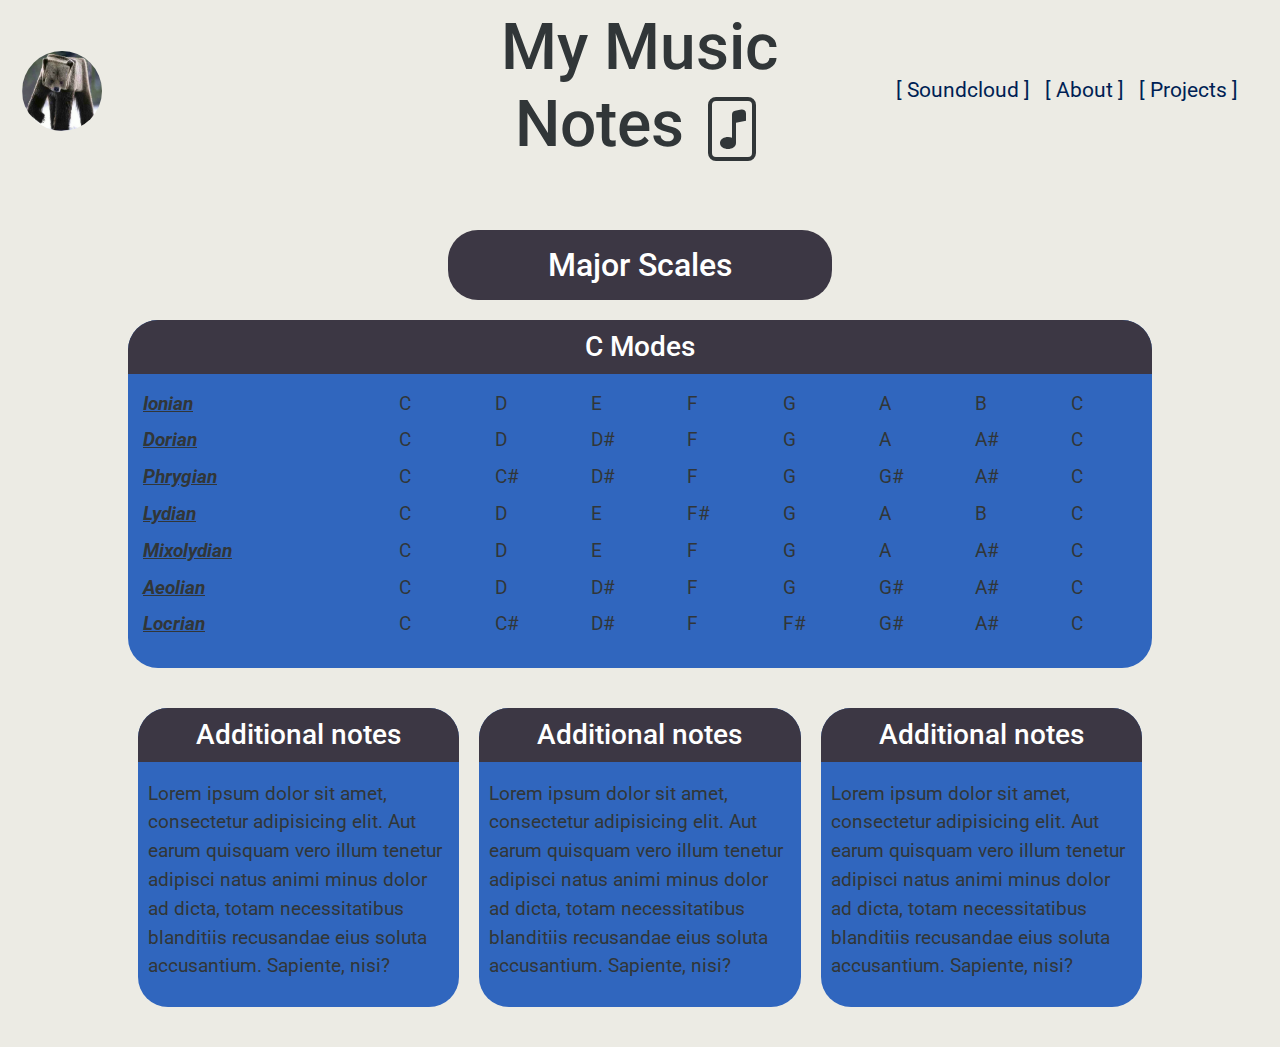
<file: guitarjason.com/index.html>
<!DOCTYPE html>
<html lang="en">
  <head>
    <meta charset="UTF-8" />
    <meta http-equiv="X-UA-Compatible" content="IE=edge" />
    <meta name="viewport" content="width=device-width, initial-scale=1.0" />
    <link rel="preconnect" href="https://fonts.googleapis.com" />
    <link rel="preconnect" href="https://fonts.gstatic.com" crossorigin />
    <link
      href="https://fonts.googleapis.com/css2?family=Roboto:ital,wght@0,100;0,300;0,400;0,500;0,700;0,900;1,100;1,300;1,400;1,500;1,700;1,900&display=swap"
      rel="stylesheet"
    />
    <link rel="stylesheet" href="css/bootstrap.min.css" />
    <script src="js/bootstrap.min.js"></script>
    <link rel="stylesheet" href="styles.css" />

    <title>GuitarJason</title>
  </head>

  <body>
    <header>
      <div class="thirdsHeader">
        <a href="http://127.0.0.1:5500/guitarjason.com/index.html"
          ><img id="selflogo" src="pictures/squarebear.jpg" alt="Return Home"
        /></a>
      </div>
      <div class="thirdsHeader">
        <h1>
          My Music Notes
          <svg
            xmlns="http://www.w3.org/2000/svg"
            width="1em"
            height="1em"
            fill="currentColor"
            class="bi bi-file-music"
            viewBox="0 0 16 16"
          >
            <path
              d="M10.304 3.13a1 1 0 0 1 1.196.98v1.8l-2.5.5v5.09c0 .495-.301.883-.662 1.123C7.974 12.866 7.499 13 7 13c-.5 0-.974-.134-1.338-.377-.36-.24-.662-.628-.662-1.123s.301-.883.662-1.123C6.026 10.134 6.501 10 7 10c.356 0 .7.068 1 .196V4.41a1 1 0 0 1 .804-.98l1.5-.3z"
            />
            <path
              d="M4 0a2 2 0 0 0-2 2v12a2 2 0 0 0 2 2h8a2 2 0 0 0 2-2V2a2 2 0 0 0-2-2H4zm0 1h8a1 1 0 0 1 1 1v12a1 1 0 0 1-1 1H4a1 1 0 0 1-1-1V2a1 1 0 0 1 1-1z"
            />
          </svg>
        </h1>
      </div>
      <div class="thirdsHeader">
        <nav class="headernav">
          <a href=""><span>[ Soundcloud ]</span></a>
          <a href=""><span>[ About ]</span></a>
          <a href=""><span>[ Projects ]</span></a>
        </nav>
      </div>
    </header>

    <br />
    <br />

    <main>
      <h2 class="text-center p-3">Major Scales</h2>
      <section>
        <h3 class="text-center">C Modes</h3>

        <div class="container">
          <div class="row pt-2">
            <div class="col-md-3 modeitalic">Ionian</div>
            <div class="col">C</div>
            <div class="col">D</div>
            <div class="col">E</div>
            <div class="col">F</div>
            <div class="col">G</div>
            <div class="col">A</div>
            <div class="col">B</div>
            <div class="col">C</div>
          </div>

          <div class="row pt-2">
            <div class="col-md-3 modeitalic">Dorian</div>
            <div class="col">C</div>
            <div class="col">D</div>
            <div class="col">D#</div>
            <div class="col">F</div>
            <div class="col">G</div>
            <div class="col">A</div>
            <div class="col">A#</div>
            <div class="col">C</div>
          </div>

          <div class="row pt-2">
            <div class="col-md-3 modeitalic">Phrygian</div>
            <div class="col">C</div>
            <div class="col">C#</div>
            <div class="col">D#</div>
            <div class="col">F</div>
            <div class="col">G</div>
            <div class="col">G#</div>
            <div class="col">A#</div>
            <div class="col">C</div>
          </div>
          <div class="row pt-2">
            <div class="col-md-3 modeitalic">Lydian</div>
            <div class="col">C</div>
            <div class="col">D</div>
            <div class="col">E</div>
            <div class="col">F#</div>
            <div class="col">G</div>
            <div class="col">A</div>
            <div class="col">B</div>
            <div class="col">C</div>
          </div>
          <div class="row pt-2">
            <div class="col-md-3 modeitalic">Mixolydian</div>
            <div class="col">C</div>
            <div class="col">D</div>
            <div class="col">E</div>
            <div class="col">F</div>
            <div class="col">G</div>
            <div class="col">A</div>
            <div class="col">A#</div>
            <div class="col">C</div>
          </div>
          <div class="row pt-2">
            <div class="col-md-3 modeitalic">Aeolian</div>
            <div class="col">C</div>
            <div class="col">D</div>
            <div class="col">D#</div>
            <div class="col">F</div>
            <div class="col">G</div>
            <div class="col">G#</div>
            <div class="col">A#</div>
            <div class="col">C</div>
          </div>
          <div class="row pt-2">
            <div class="col-md-3 modeitalic">Locrian</div>
            <div class="col">C</div>
            <div class="col">C#</div>
            <div class="col">D#</div>
            <div class="col">F</div>
            <div class="col">F#</div>
            <div class="col">G#</div>
            <div class="col">A#</div>
            <div class="col">C</div>
          </div>
        </div>
        <br />
      </section>
    </main>

    <div class="secondSectionContainer">
      <section class="secondSection secOne">
        <h3 class="text-center">Additional notes</h3>

        <p>
          Lorem ipsum dolor sit amet, consectetur adipisicing elit. Aut earum
          quisquam vero illum tenetur adipisci natus animi minus dolor ad dicta,
          totam necessitatibus blanditiis recusandae eius soluta accusantium.
          Sapiente, nisi?
        </p>
      </section>
      <section class="secondSection secTwo">
        <h3 class="text-center">Additional notes</h3>

        <p>
          Lorem ipsum dolor sit amet, consectetur adipisicing elit. Aut earum
          quisquam vero illum tenetur adipisci natus animi minus dolor ad dicta,
          totam necessitatibus blanditiis recusandae eius soluta accusantium.
          Sapiente, nisi?
        </p>
      </section>
      <section class="secondSection secThree">
        <h3 class="text-center">Additional notes</h3>

        <p>
          Lorem ipsum dolor sit amet, consectetur adipisicing elit. Aut earum
          quisquam vero illum tenetur adipisci natus animi minus dolor ad dicta,
          totam necessitatibus blanditiis recusandae eius soluta accusantium.
          Sapiente, nisi?
        </p>
      </section>
    </div>

    <footer></footer>
    <script src="script.js"></script>
  </body>
</html>
</file>
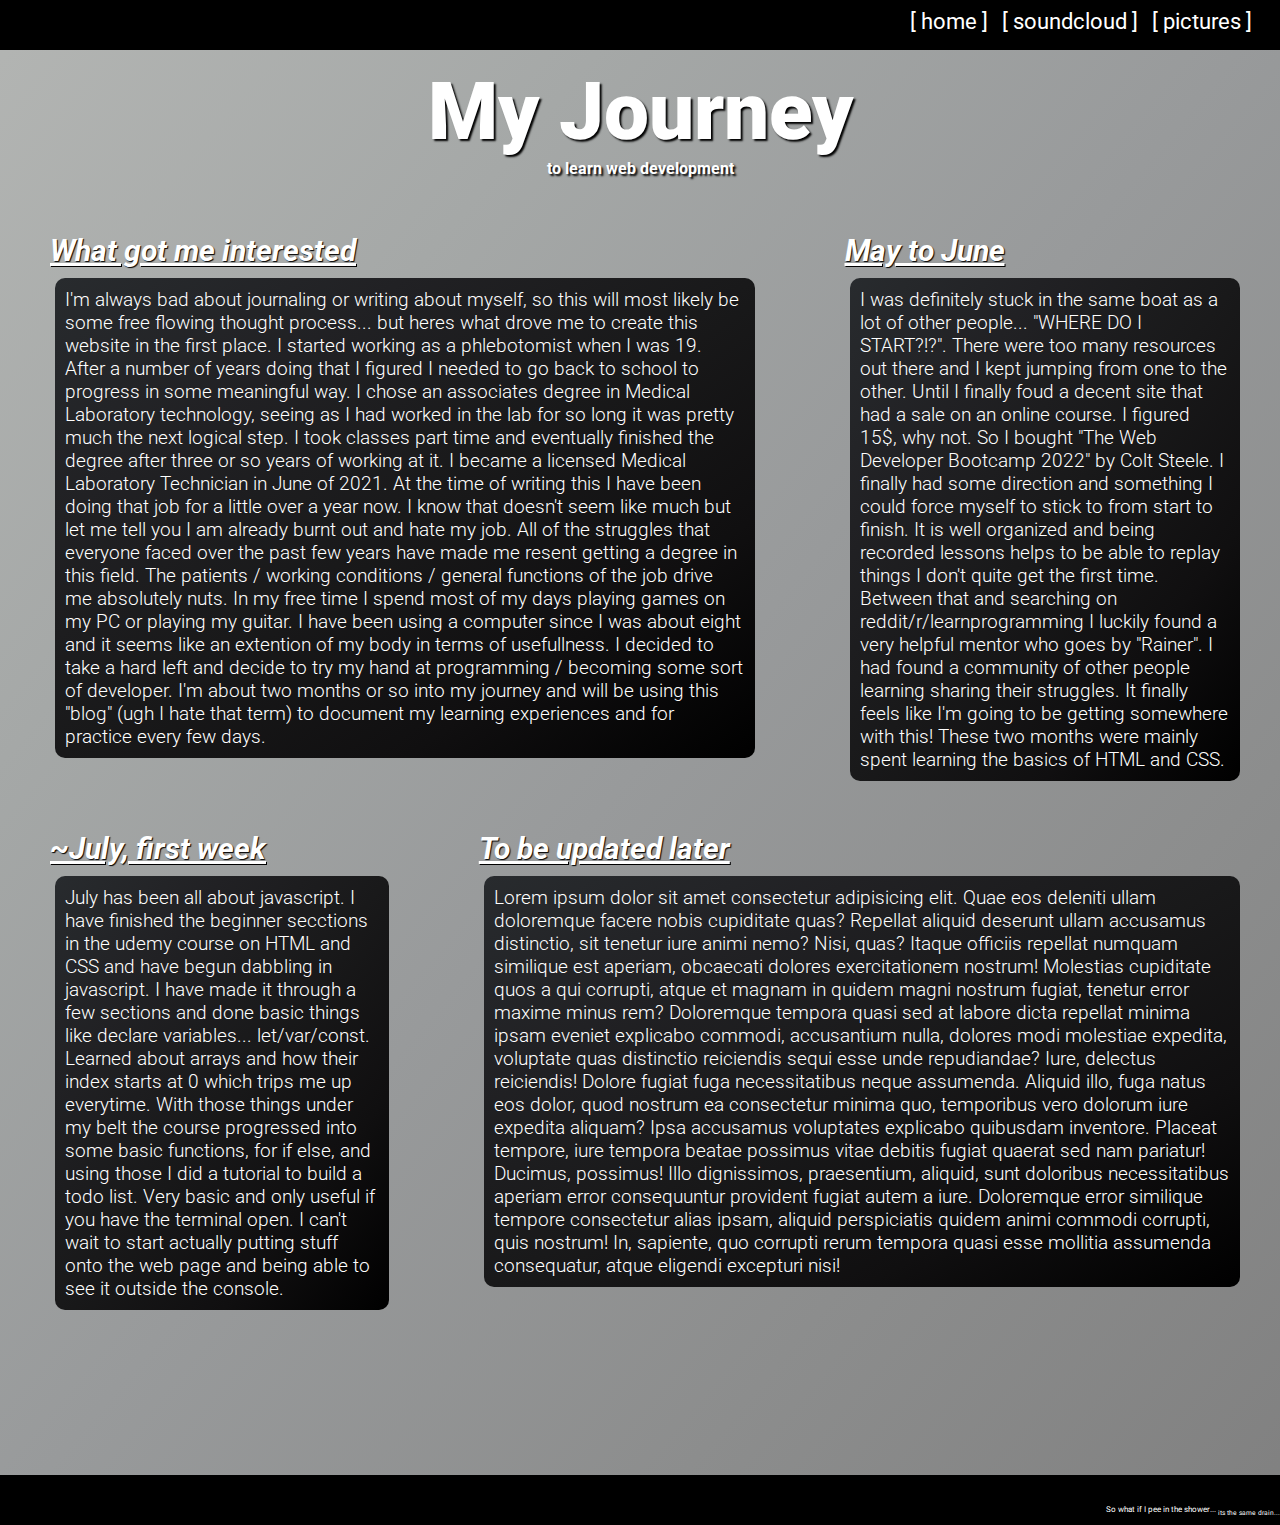
<file: landingPage/index.html>
<!DOCTYPE html>
<html lang="en">
  <head>
    <meta charset="UTF-8" />
    <meta http-equiv="X-UA-Compatible" content="IE=edge" />
    <meta name="viewport" content="width=device-width, initial-scale=1.0" />
    <title>Guitar Jason</title>
    <link rel="stylesheet" href="styles.css" />
    <link rel="preconnect" href="https://fonts.googleapis.com" />
    <link rel="preconnect" href="https://fonts.gstatic.com" crossorigin />
    <link
      href="https://fonts.googleapis.com/css2?family=Roboto:ital,wght@0,300;1,500;1,900&display=swap"
      rel="stylesheet"
    />
  </head>
  <body>
    <header>
      <div id="navLinksHolder">
        <a class="topNavLinks" href="#" alt="home">[ home ]</a>
        <a class="topNavLinks" href="#" alt="soundcloud">[ soundcloud ]</a>
        <a class="topNavLinks" href="picturesPage/pictures.html" alt="pictures"
          >[ pictures ]</a
        >
      </div>
    </header>
    <!-- <div>
      <img class="sblogo" src="pictures/squarebear.jpg" alt="" />
    </div> -->
    <div id="pagetitle">
      <h1>My Journey</h1>
      <p>to learn web development</p>
    </div>
    <div class="mainContent">
      <section class="grow2">
        <h2>What got me interested</h2>
        <p class="blogText">
          I'm always bad about journaling or writing about myself, so this will
          most likely be some free flowing thought process... but heres what
          drove me to create this website in the first place. I started working
          as a phlebotomist when I was 19. After a number of years doing that I
          figured I needed to go back to school to progress in some meaningful
          way. I chose an associates degree in Medical Laboratory technology,
          seeing as I had worked in the lab for so long it was pretty much the
          next logical step. I took classes part time and eventually finished
          the degree after three or so years of working at it. I became a
          licensed Medical Laboratory Technician in June of 2021. At the time of
          writing this I have been doing that job for a little over a year now.
          I know that doesn't seem like much but let me tell you I am already
          burnt out and hate my job. All of the struggles that everyone faced
          over the past few years have made me resent getting a degree in this
          field. The patients / working conditions / general functions of the
          job drive me absolutely nuts. In my free time I spend most of my days
          playing games on my PC or playing my guitar. I have been using a
          computer since I was about eight and it seems like an extention of my
          body in terms of usefullness. I decided to take a hard left and decide
          to try my hand at programming / becoming some sort of developer. I'm
          about two months or so into my journey and will be using this "blog"
          (ugh I hate that term) to document my learning experiences and for
          practice every few days.
        </p>
      </section>
      <section class="grow1">
        <h2>May to June</h2>
        <p class="blogText">
          I was definitely stuck in the same boat as a lot of other people...
          "WHERE DO I START?!?". There were too many resources out there and I
          kept jumping from one to the other. Until I finally foud a decent site
          that had a sale on an online course. I figured 15$, why not. So I
          bought "The Web Developer Bootcamp 2022" by Colt Steele. I finally had
          some direction and something I could force myself to stick to from
          start to finish. It is well organized and being recorded lessons helps
          to be able to replay things I don't quite get the first time. Between
          that and searching on reddit/r/learnprogramming I luckily found a very
          helpful mentor who goes by "Rainer". I had found a community of other
          people learning sharing their struggles. It finally feels like I'm
          going to be getting somewhere with this! These two months were mainly
          spent learning the basics of HTML and CSS.
        </p>
      </section>
    </div>
    <div class="mainContent">
      <section class="grow1">
        <h2>~July, first week</h2>
        <p class="blogText">
          July has been all about javascript. I have finished the beginner
          secctions in the udemy course on HTML and CSS and have begun dabbling
          in javascript. I have made it through a few sections and done basic
          things like declare variables... let/var/const. Learned about arrays
          and how their index starts at 0 which trips me up everytime. With
          those things under my belt the course progressed into some basic
          functions, for if else, and using those I did a tutorial to build a
          todo list. Very basic and only useful if you have the terminal open. I
          can't wait to start actually putting stuff onto the web page and being
          able to see it outside the console.
        </p>
      </section>
      <section class="grow2">
        <h2>To be updated later</h2>
        <p class="blogText">
          Lorem ipsum dolor sit amet consectetur adipisicing elit. Quae eos
          deleniti ullam doloremque facere nobis cupiditate quas? Repellat
          aliquid deserunt ullam accusamus distinctio, sit tenetur iure animi
          nemo? Nisi, quas? Itaque officiis repellat numquam similique est
          aperiam, obcaecati dolores exercitationem nostrum! Molestias
          cupiditate quos a qui corrupti, atque et magnam in quidem magni
          nostrum fugiat, tenetur error maxime minus rem? Doloremque tempora
          quasi sed at labore dicta repellat minima ipsam eveniet explicabo
          commodi, accusantium nulla, dolores modi molestiae expedita, voluptate
          quas distinctio reiciendis sequi esse unde repudiandae? Iure, delectus
          reiciendis! Dolore fugiat fuga necessitatibus neque assumenda. Aliquid
          illo, fuga natus eos dolor, quod nostrum ea consectetur minima quo,
          temporibus vero dolorum iure expedita aliquam? Ipsa accusamus
          voluptates explicabo quibusdam inventore. Placeat tempore, iure
          tempora beatae possimus vitae debitis fugiat quaerat sed nam pariatur!
          Ducimus, possimus! Illo dignissimos, praesentium, aliquid, sunt
          doloribus necessitatibus aperiam error consequuntur provident fugiat
          autem a iure. Doloremque error similique tempore consectetur alias
          ipsam, aliquid perspiciatis quidem animi commodi corrupti, quis
          nostrum! In, sapiente, quo corrupti rerum tempora quasi esse mollitia
          assumenda consequatur, atque eligendi excepturi nisi!
        </p>
      </section>
    </div>

    <div class="footerRoom"></div>
    <footer>
      <p class="footerText">
        So what if I pee in the shower... <sub>its the same drain...</sub>
      </p>
    </footer>
    <script src="script.js"></script>
  </body>
</html>
</file>
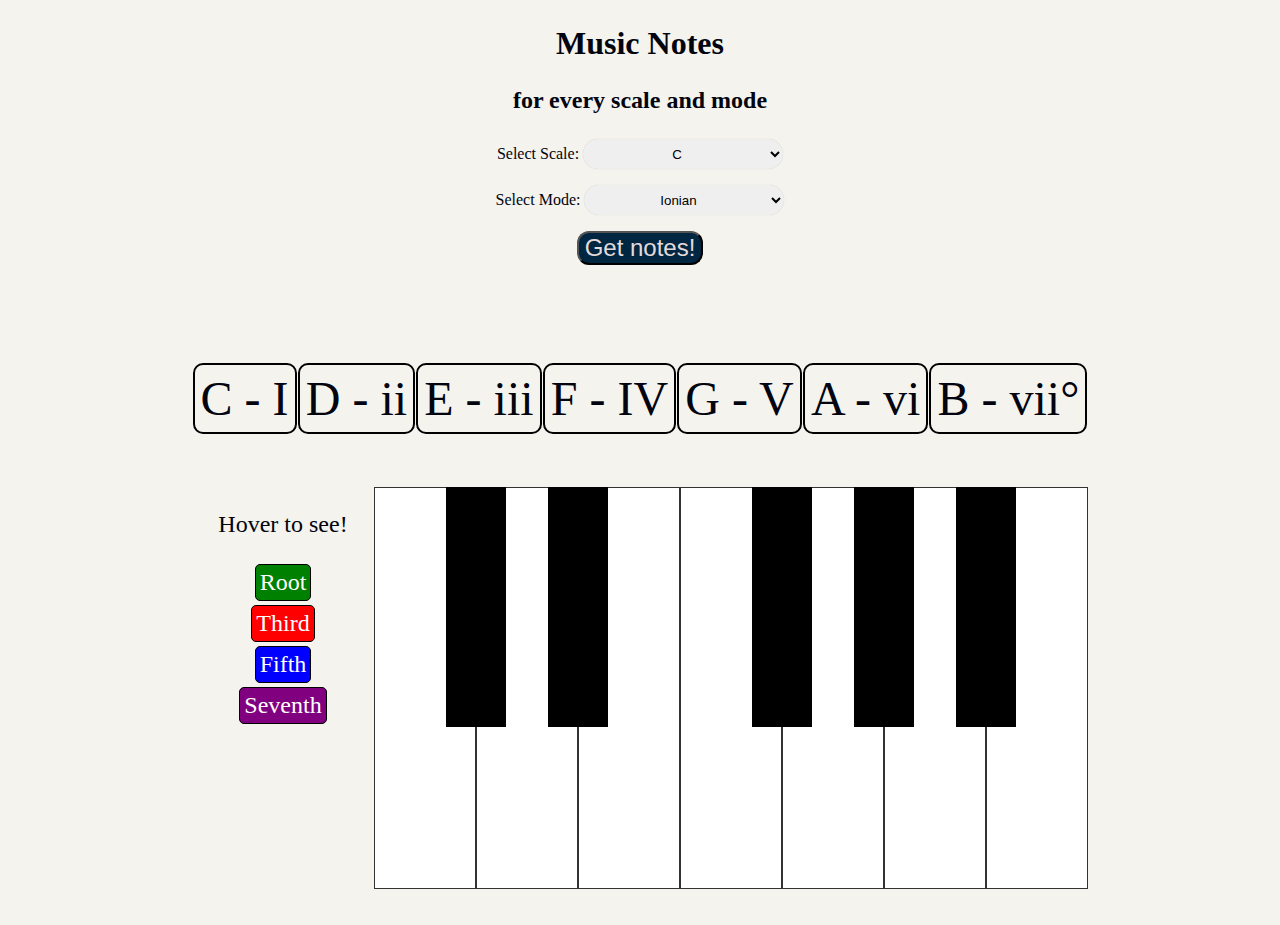
<file: musicNotes/index.html>
<!DOCTYPE html>
<html lang="en">
  <head>
    <meta charset="UTF-8" />
    <meta http-equiv="X-UA-Compatible" content="IE=edge" />
    <meta name="viewport" content="width=device-width, initial-scale=1.0" />
    <link rel="stylesheet" href="styles.css" />
    <title>Music Notes</title>
  </head>
  <body>
    <h1>Music Notes</h1>
    <h2>for every scale and mode</h2>
    <div id="selectorHolder">
      <p>
        Select Scale:
        <select name="selectScale" id="noteSelect">
          <option value="0">C</option>
          <option value="1">C#</option>
          <option value="2">D</option>
          <option value="3">D#</option>
          <option value="4">E</option>
          <option value="5">F</option>
          <option value="6">F#</option>
          <option value="7">G</option>
          <option value="8">G#</option>
          <option value="9">A</option>
          <option value="10">A#</option>
          <option value="11">B</option>
        </select>
      </p>
      <p>
        Select Mode:
        <select name="selectMode" id="modeSelect">
          <option value="Ionian">Ionian</option>
          <option value="Dorian">Dorian</option>
          <option value="Phrygian">Phrygian</option>
          <option value="Lydian">Lydian</option>
          <option value="Mixolydian">Mixolydian</option>
          <option value="Aeolian">Aeolian</option>
          <option value="Locrian">Locrian</option>
        </select>
      </p>
      <p><button id="getNotes" type="button">Get notes!</button></p>
    </div>

    <div id="scaleHolder"></div>
    <div id="legendAndPianoHolder">
      <div id="colorLegend">
        <p>Hover to see!</p>
        <div class="colorWords">
          <div class="legendColors" id="greenLegend">Root</div>
        </div>
        <div class="colorWords">
          <div class="legendColors" id="redLegend">Third</div>
        </div>
        <div class="colorWords">
          <div class="legendColors" id="blueLegend">Fifth</div>
        </div>
        <div class="colorWords">
          <div class="legendColors" id="purpleLegend">Seventh</div>
        </div>
      </div>
      <div id="pianoContainer">
        <div data-note="C" class="key white"></div>
        <div data-note="Db" class="key black"></div>
        <div data-note="D" class="key white"></div>
        <div data-note="Eb" class="key black"></div>
        <div data-note="E" class="key white"></div>
        <div data-note="F" class="key white"></div>
        <div data-note="Gb" class="key black"></div>
        <div data-note="G" class="key white"></div>
        <div data-note="Ab" class="key black"></div>
        <div data-note="A" class="key white"></div>
        <div data-note="Bb" class="key black"></div>
        <div data-note="B" class="key white"></div>
      </div>
    </div>

    <audio id="C" src="notes/C.mp3"></audio>
    <audio id="Db" src="notes/Db.mp3"></audio>
    <audio id="D" src="notes/D.mp3"></audio>
    <audio id="Eb" src="notes/Eb.mp3"></audio>
    <audio id="E" src="notes/E.mp3"></audio>
    <audio id="F" src="notes/F.mp3"></audio>
    <audio id="Gb" src="notes/Gb.mp3"></audio>
    <audio id="G" src="notes/G.mp3"></audio>
    <audio id="Ab" src="notes/Ab.mp3"></audio>
    <audio id="A" src="notes/A.mp3"></audio>
    <audio id="Bb" src="notes/Bb.mp3"></audio>
    <audio id="B" src="notes/B.mp3"></audio>

    <script src="notesArray.js"></script>
    <script src="script.js"></script>
  </body>
</html>
</file>
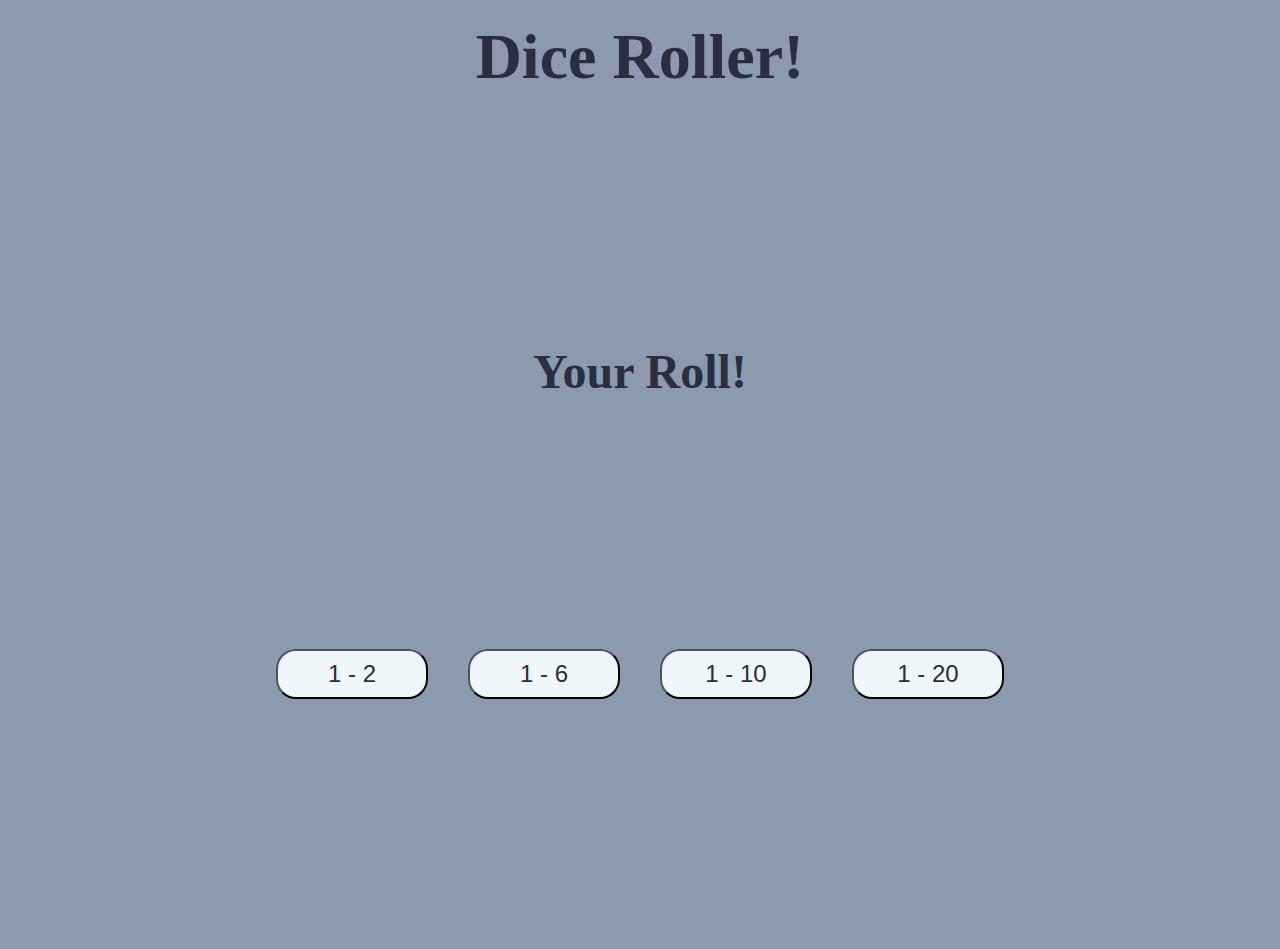
<file: GAMES/diceRoller/index.html>
<!DOCTYPE html>
<html lang="en">
  <head>
    <meta charset="UTF-8" />
    <meta http-equiv="X-UA-Compatible" content="IE=edge" />
    <meta name="viewport" content="width=device-width, initial-scale=1.0" />
    <link rel="stylesheet" href="styles.css" />
    <title>Roll the Dice</title>
  </head>
  <body>
    <h1>Dice Roller!</h1>
    <h2 id="yourRoll">Your Roll!</h2>
    <div id="buttonHolder">
      <button id="1-2" class="rollButton">1 - 2</button>
      <button id="1-6" class="rollButton">1 - 6</button>
      <button id="1-10" class="rollButton">1 - 10</button>
      <button id="1-20" class="rollButton">1 - 20</button>
    </div>
    <script src="script.js"></script>
  </body>
</html>
</file>
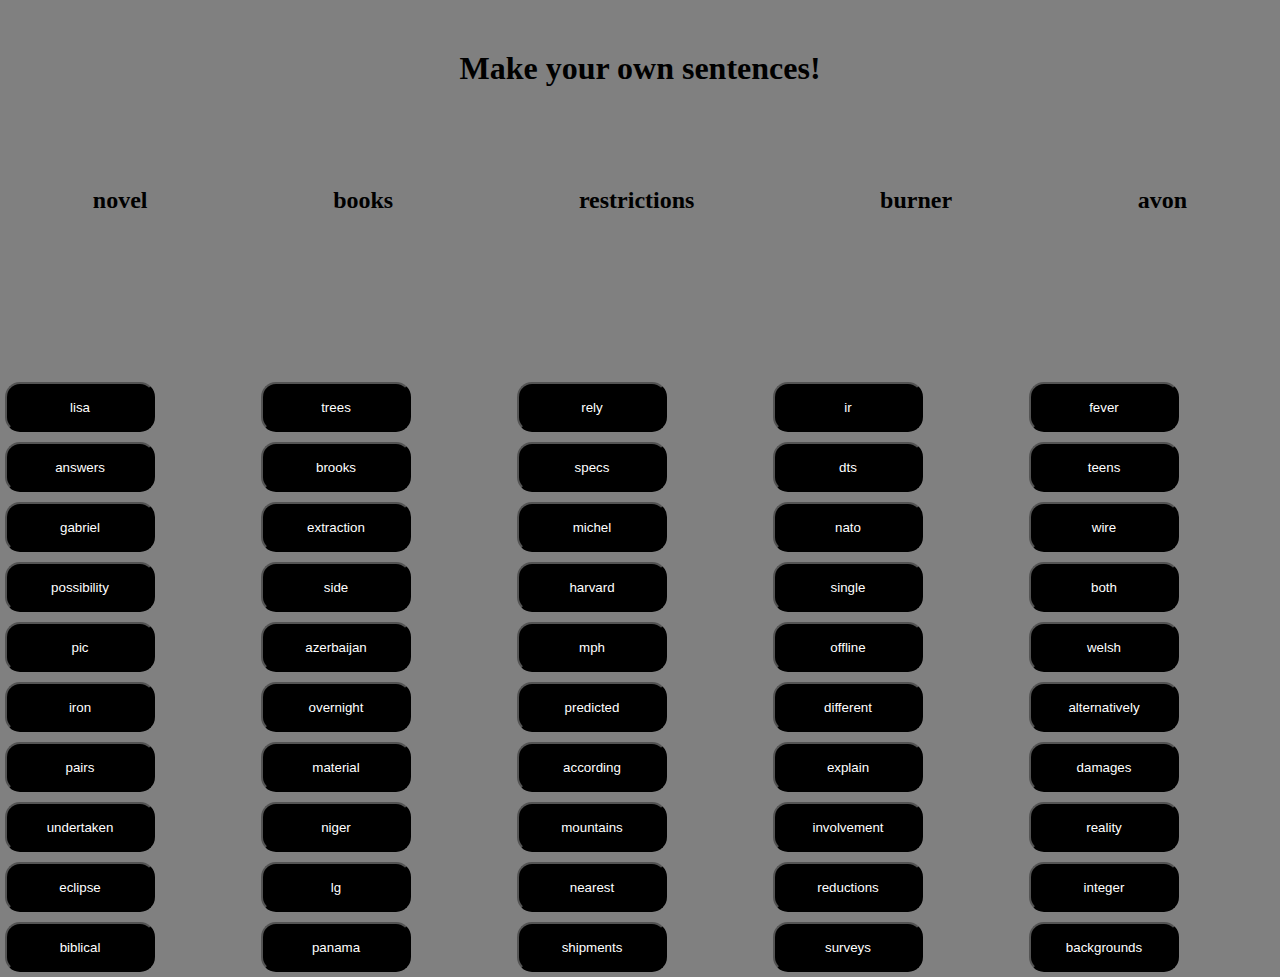
<file: GAMES/fridgeMagnets/index.html>
<!DOCTYPE html>
<html lang="en">
  <head>
    <meta charset="UTF-8" />
    <meta http-equiv="X-UA-Compatible" content="IE=edge" />
    <meta name="viewport" content="width=device-width, initial-scale=1.0" />
    <link rel="stylesheet" href="styles.css" />
    <title>Document</title>
  </head>
  <body>
    <h1>Make your own sentences!</h1>
    <section id="displayArea">
      <h2>
        <span id="word1">1</span>
        <span id="word2">2</span>
        <span id="word3">3</span>
        <span id="word4">4</span>
        <span id="word5">5</span>
      </h2>
    </section>
    <section id="pickArea">
      <div id="buttons1"></div>
      <div id="buttons2"></div>
      <div id="buttons3"></div>
      <div id="buttons4"></div>
      <div id="buttons5"></div>
    </section>
    <script src="wordsList.js"></script>
    <script src="script.js"></script>
  </body>
</html>
</file>
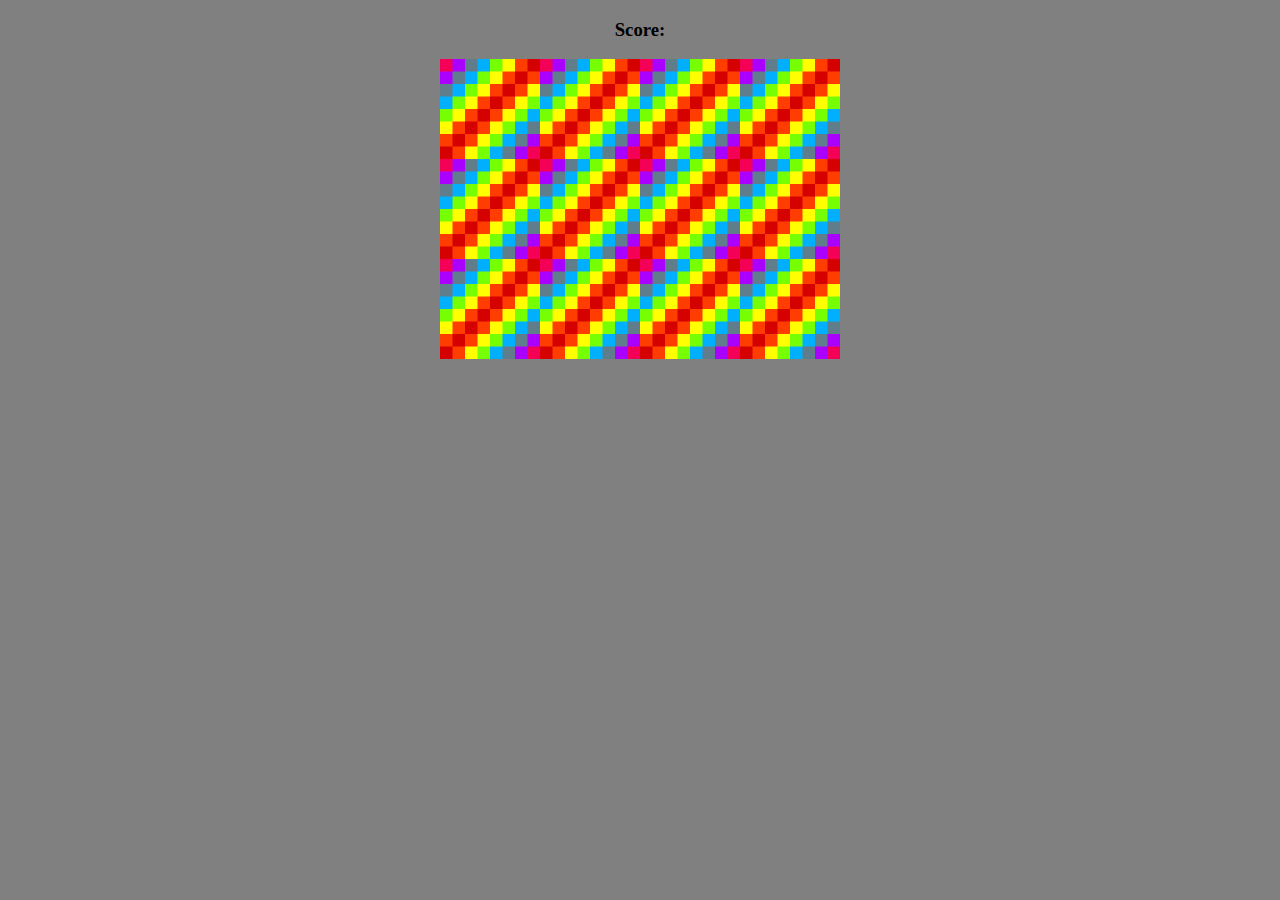
<file: GAMES/memoryGame/index.html>
<!DOCTYPE html>
<html lang="en">
  <head>
    <meta charset="UTF-8" />
    <meta http-equiv="X-UA-Compatible" content="IE=edge" />
    <meta name="viewport" content="width=device-width, initial-scale=1.0" />
    <link rel="stylesheet" href="styles.css" />
    <title>Memory Game</title>
  </head>
  <body>
    <h3>Score: <span id="result"></span></h3>
    <div id="centerMe">
      <div id="grid"></div>
    </div>
    <script src="script.js"></script>
  </body>
</html>
</file>
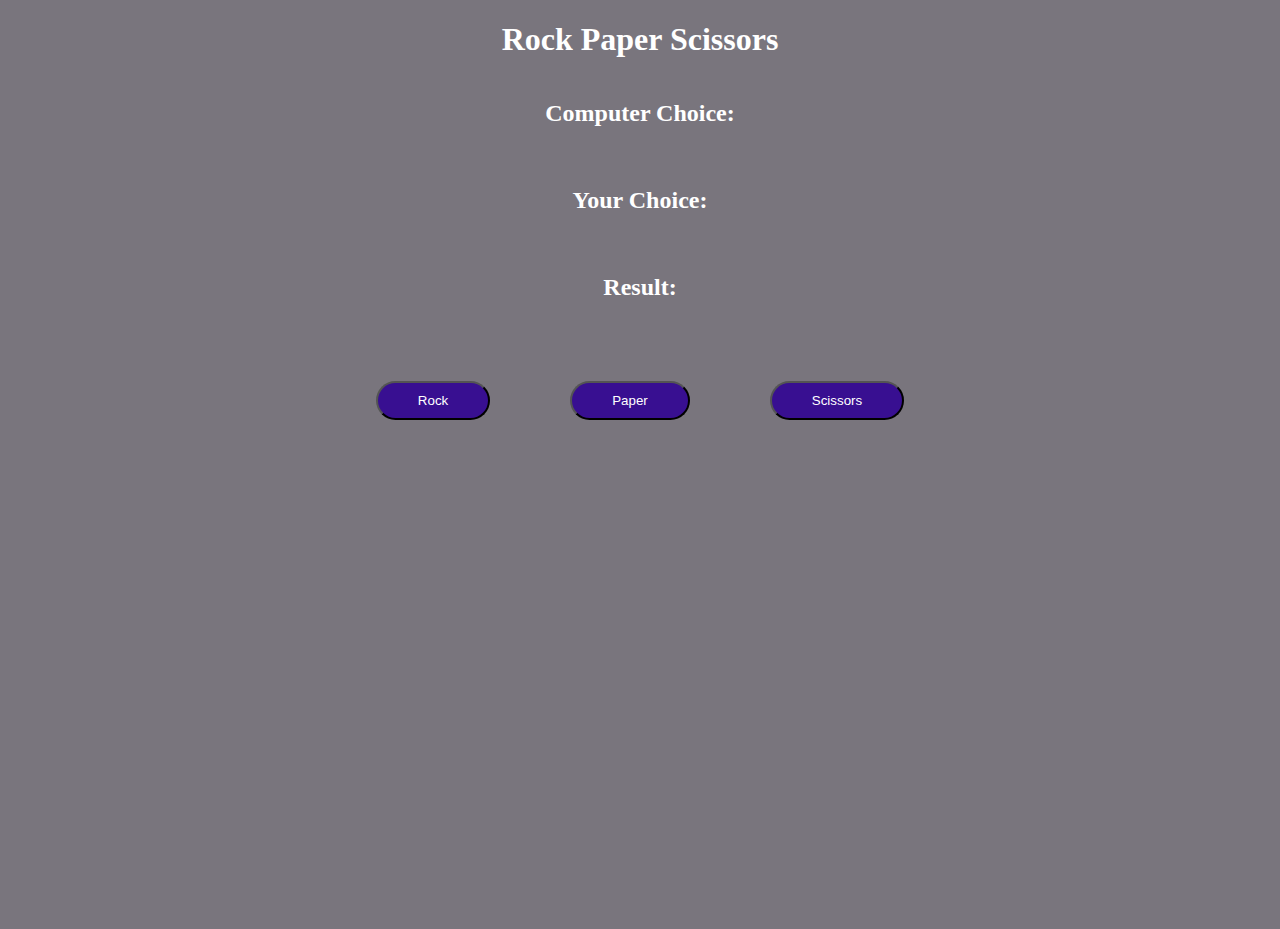
<file: GAMES/rockPaperScissors/index.html>
<!DOCTYPE html>
<html lang="en">
  <head>
    <meta charset="UTF-8" />
    <meta http-equiv="X-UA-Compatible" content="IE=edge" />
    <meta name="viewport" content="width=device-width, initial-scale=1.0" />
    <link rel="stylesheet" href="styles.css" />
    <title>Document</title>
  </head>
  <body>
    <h1>Rock Paper Scissors</h1>
    <h2 id="comp">Computer Choice: <span id="computer-choice"></span></h2>

    <h2 id="user">Your Choice: <span id="user-choice"></span></h2>

    <h2 id="outcome">Result: <span id="result"></span></h2>
    <div id="buttonHolder">
      <button class="button" id="rock">Rock</button>
      <button class="button" id="paper">Paper</button>
      <button class="button" id="scissors">Scissors</button>
      <script src="script.js"></script>
    </div>
  </body>
</html>
</file>
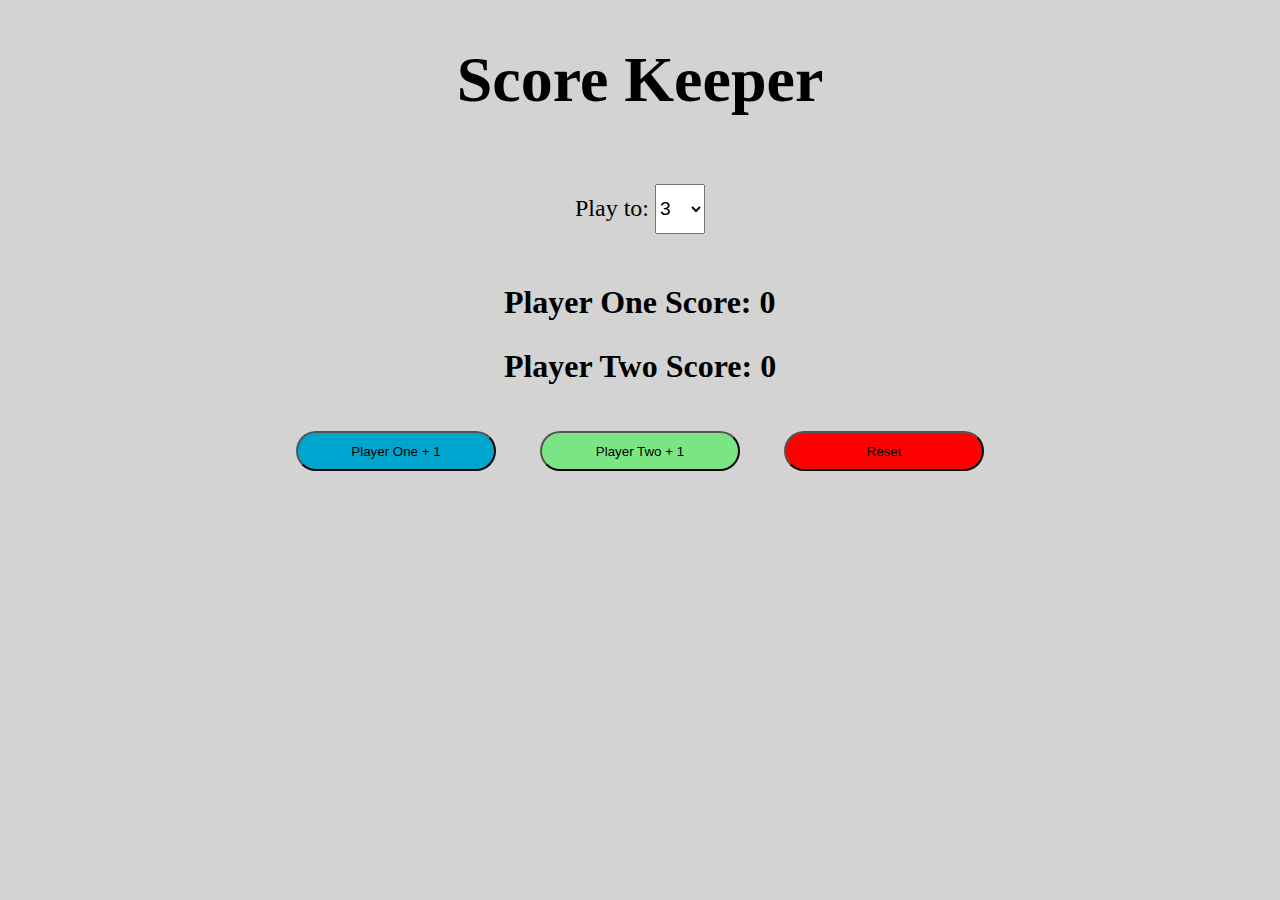
<file: GAMES/scoreKeeper/index.html>
<!DOCTYPE html>
<html lang="en">
  <head>
    <meta charset="UTF-8" />
    <meta http-equiv="X-UA-Compatible" content="IE=edge" />
    <meta name="viewport" content="width=device-width, initial-scale=1.0" />
    <link rel="stylesheet" href="styles.css" />
    <title>Score Keeper</title>
  </head>
  <body>
    <h1>Score Keeper</h1>

    <section id="scoreBox">
      <div id="playToSelect">
        <p>
          Play to:
          <select name="playTo" id="winningScore">
            <option value="3">3</option>
            <option value="5">5</option>
            <option value="10">10</option>
            <option value="20">20</option>
          </select>
        </p>
      </div>

      <div>
        <h2>Player One Score: <span id="p1ScoreDisplay">0</span></h2>
        <h2>Player Two Score: <span id="p2ScoreDisplay">0</span></h2>
      </div>
      <div>
        <button class="gameButtons" id="p1Button">Player One + 1</button>
        <button class="gameButtons" id="p2Button">Player Two + 1</button>
        <button class="gameButtons" id="resetButton">Reset</button>
      </div>
    </section>
    <script src="script.js"></script>
  </body>
</html>
</file>
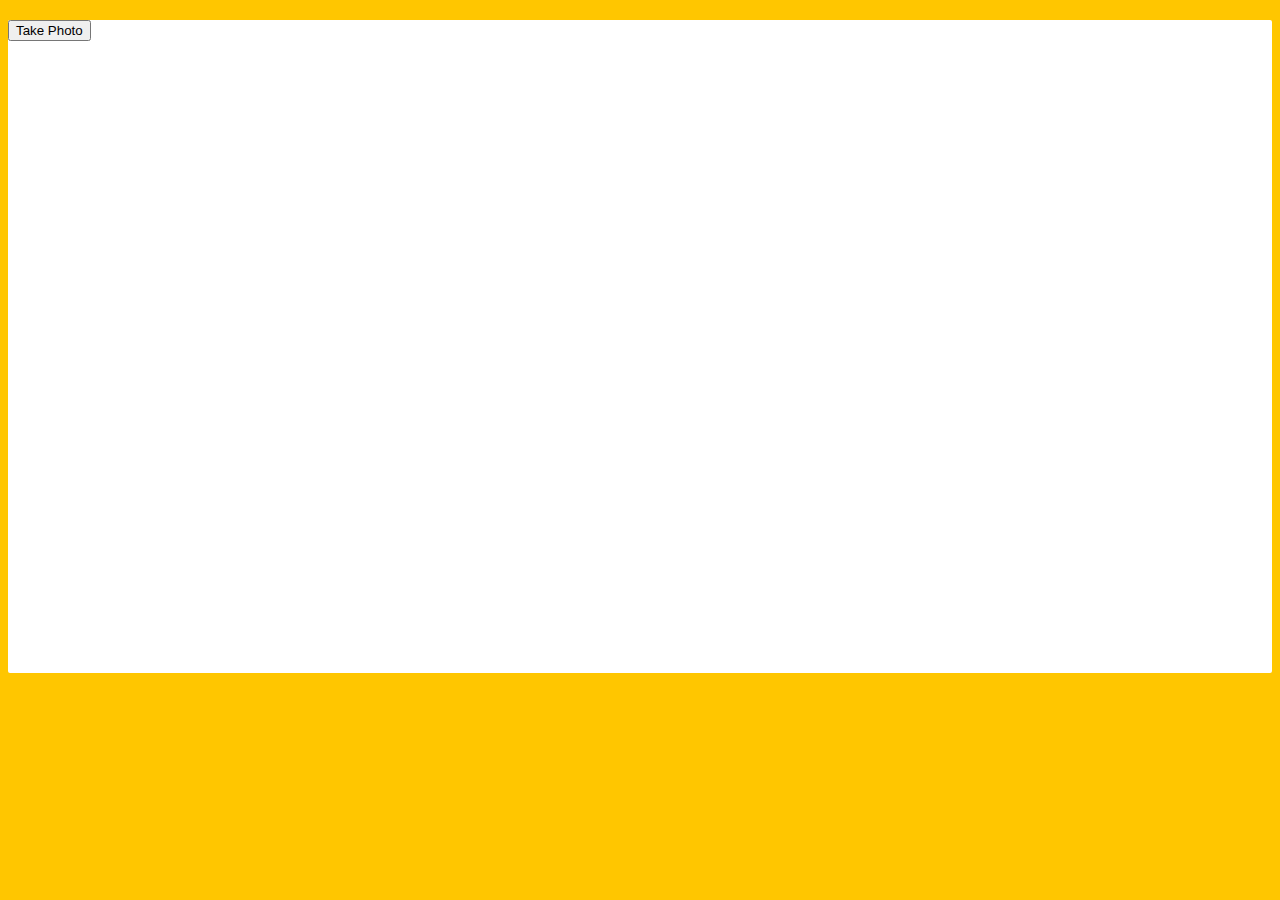
<file: Javascript30daysMaster/19 - Webcam Fun/index.html>
<!DOCTYPE html>
<html lang="en">
<head>
  <meta charset="UTF-8">
  <title>Get User Media Code Along!</title>
  <link rel="stylesheet" href="style.css">
</head>
<body>

  <div class="photobooth">
    <div class="controls">
      <button onClick="takePhoto()">Take Photo</button>
<!--       <div class="rgb">
        <label for="rmin">Red Min:</label>
        <input type="range" min=0 max=255 name="rmin">
        <label for="rmax">Red Max:</label>
        <input type="range" min=0 max=255 name="rmax">

        <br>

        <label for="gmin">Green Min:</label>
        <input type="range" min=0 max=255 name="gmin">
        <label for="gmax">Green Max:</label>
        <input type="range" min=0 max=255 name="gmax">

        <br>

        <label for="bmin">Blue Min:</label>
        <input type="range" min=0 max=255 name="bmin">
        <label for="bmax">Blue Max:</label>
        <input type="range" min=0 max=255 name="bmax">
      </div> -->
    </div>

    <canvas class="photo"></canvas>
    <video class="player"></video>
    <div class="strip"></div>
  </div>

  <audio class="snap" src="./snap.mp3" hidden></audio>

  <script src="scripts.js"></script>

</body>
</html>
</file>
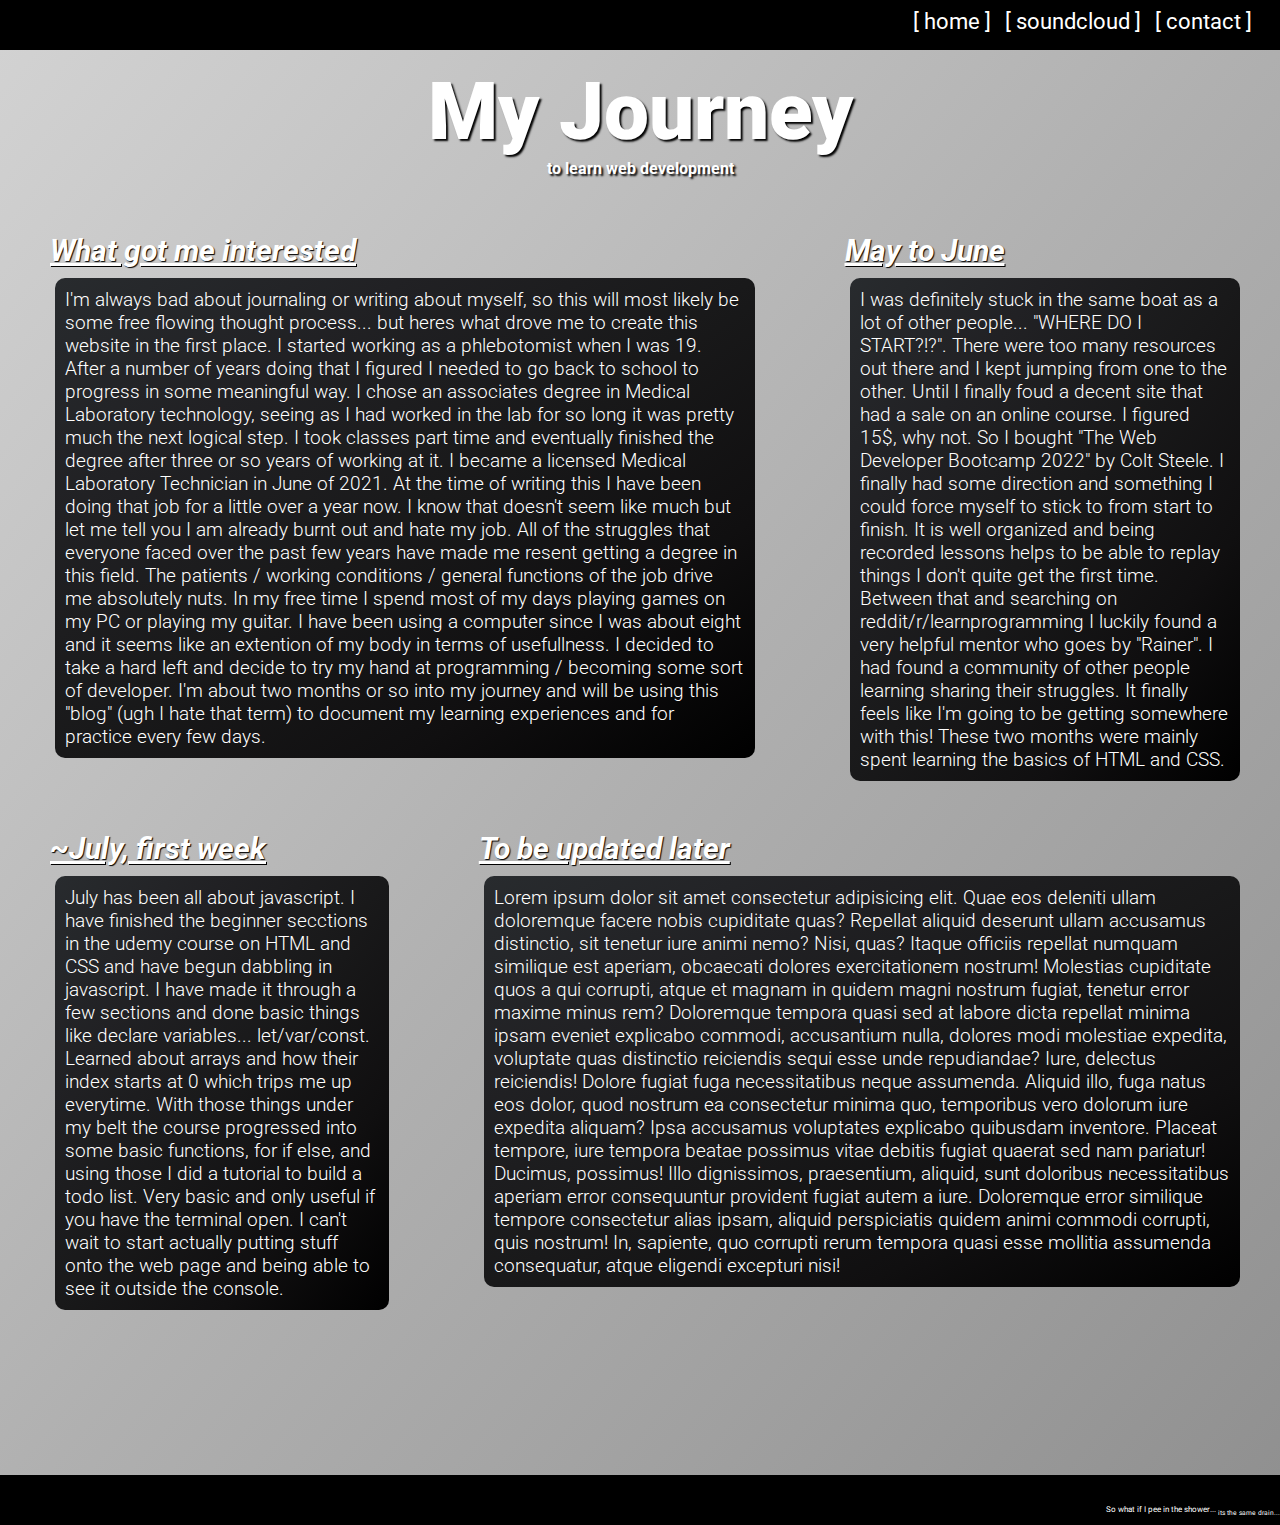
<file: OLD/landingPage7.10.22/index.html>
<!DOCTYPE html>
<html lang="en">
  <head>
    <meta charset="UTF-8" />
    <meta http-equiv="X-UA-Compatible" content="IE=edge" />
    <meta name="viewport" content="width=device-width, initial-scale=1.0" />
    <title>Guitar Jason</title>
    <link rel="stylesheet" href="styles.css" />
    <link rel="preconnect" href="https://fonts.googleapis.com" />
    <link rel="preconnect" href="https://fonts.gstatic.com" crossorigin />
    <link
      href="https://fonts.googleapis.com/css2?family=Roboto:ital,wght@0,300;1,500;1,900&display=swap"
      rel="stylesheet"
    />
  </head>
  <body>
    <header>
      <div id="navLinksHolder">
        <a class="topNavLinks" href="#" alt="">[ home ]</a>
        <a class="topNavLinks" href="#" alt="">[ soundcloud ]</a>
        <a class="topNavLinks" href="#" alt="">[ contact ]</a>
      </div>
    </header>
    <!-- <div>
      <img class="sblogo" src="pictures/squarebear.jpg" alt="" />
    </div> -->
    <div id="pagetitle">
      <h1>My Journey</h1>
      <p>to learn web development</p>
    </div>
    <div class="mainContent">
      <section class="grow2">
        <h2>What got me interested</h2>
        <p class="blogText">
          I'm always bad about journaling or writing about myself, so this will
          most likely be some free flowing thought process... but heres what
          drove me to create this website in the first place. I started working
          as a phlebotomist when I was 19. After a number of years doing that I
          figured I needed to go back to school to progress in some meaningful
          way. I chose an associates degree in Medical Laboratory technology,
          seeing as I had worked in the lab for so long it was pretty much the
          next logical step. I took classes part time and eventually finished
          the degree after three or so years of working at it. I became a
          licensed Medical Laboratory Technician in June of 2021. At the time of
          writing this I have been doing that job for a little over a year now.
          I know that doesn't seem like much but let me tell you I am already
          burnt out and hate my job. All of the struggles that everyone faced
          over the past few years have made me resent getting a degree in this
          field. The patients / working conditions / general functions of the
          job drive me absolutely nuts. In my free time I spend most of my days
          playing games on my PC or playing my guitar. I have been using a
          computer since I was about eight and it seems like an extention of my
          body in terms of usefullness. I decided to take a hard left and decide
          to try my hand at programming / becoming some sort of developer. I'm
          about two months or so into my journey and will be using this "blog"
          (ugh I hate that term) to document my learning experiences and for
          practice every few days.
        </p>
      </section>
      <section class="grow1">
        <h2>May to June</h2>
        <p class="blogText">
          I was definitely stuck in the same boat as a lot of other people...
          "WHERE DO I START?!?". There were too many resources out there and I
          kept jumping from one to the other. Until I finally foud a decent site
          that had a sale on an online course. I figured 15$, why not. So I
          bought "The Web Developer Bootcamp 2022" by Colt Steele. I finally had
          some direction and something I could force myself to stick to from
          start to finish. It is well organized and being recorded lessons helps
          to be able to replay things I don't quite get the first time. Between
          that and searching on reddit/r/learnprogramming I luckily found a very
          helpful mentor who goes by "Rainer". I had found a community of other
          people learning sharing their struggles. It finally feels like I'm
          going to be getting somewhere with this! These two months were mainly
          spent learning the basics of HTML and CSS.
        </p>
      </section>
    </div>
    <div class="mainContent">
      <section class="grow1">
        <h2>~July, first week</h2>
        <p class="blogText">
          July has been all about javascript. I have finished the beginner
          secctions in the udemy course on HTML and CSS and have begun dabbling
          in javascript. I have made it through a few sections and done basic
          things like declare variables... let/var/const. Learned about arrays
          and how their index starts at 0 which trips me up everytime. With
          those things under my belt the course progressed into some basic
          functions, for if else, and using those I did a tutorial to build a
          todo list. Very basic and only useful if you have the terminal open. I
          can't wait to start actually putting stuff onto the web page and being
          able to see it outside the console.
        </p>
      </section>
      <section class="grow2">
        <h2>To be updated later</h2>
        <p class="blogText">
          Lorem ipsum dolor sit amet consectetur adipisicing elit. Quae eos
          deleniti ullam doloremque facere nobis cupiditate quas? Repellat
          aliquid deserunt ullam accusamus distinctio, sit tenetur iure animi
          nemo? Nisi, quas? Itaque officiis repellat numquam similique est
          aperiam, obcaecati dolores exercitationem nostrum! Molestias
          cupiditate quos a qui corrupti, atque et magnam in quidem magni
          nostrum fugiat, tenetur error maxime minus rem? Doloremque tempora
          quasi sed at labore dicta repellat minima ipsam eveniet explicabo
          commodi, accusantium nulla, dolores modi molestiae expedita, voluptate
          quas distinctio reiciendis sequi esse unde repudiandae? Iure, delectus
          reiciendis! Dolore fugiat fuga necessitatibus neque assumenda. Aliquid
          illo, fuga natus eos dolor, quod nostrum ea consectetur minima quo,
          temporibus vero dolorum iure expedita aliquam? Ipsa accusamus
          voluptates explicabo quibusdam inventore. Placeat tempore, iure
          tempora beatae possimus vitae debitis fugiat quaerat sed nam pariatur!
          Ducimus, possimus! Illo dignissimos, praesentium, aliquid, sunt
          doloribus necessitatibus aperiam error consequuntur provident fugiat
          autem a iure. Doloremque error similique tempore consectetur alias
          ipsam, aliquid perspiciatis quidem animi commodi corrupti, quis
          nostrum! In, sapiente, quo corrupti rerum tempora quasi esse mollitia
          assumenda consequatur, atque eligendi excepturi nisi!
        </p>
      </section>
    </div>
    <div class="footerRoom"></div>
    <footer>
      <p class="footerText">
        So what if I pee in the shower... <sub>its the same drain...</sub>
      </p>
    </footer>
    <script src="script.js"></script>
  </body>
</html>
</file>
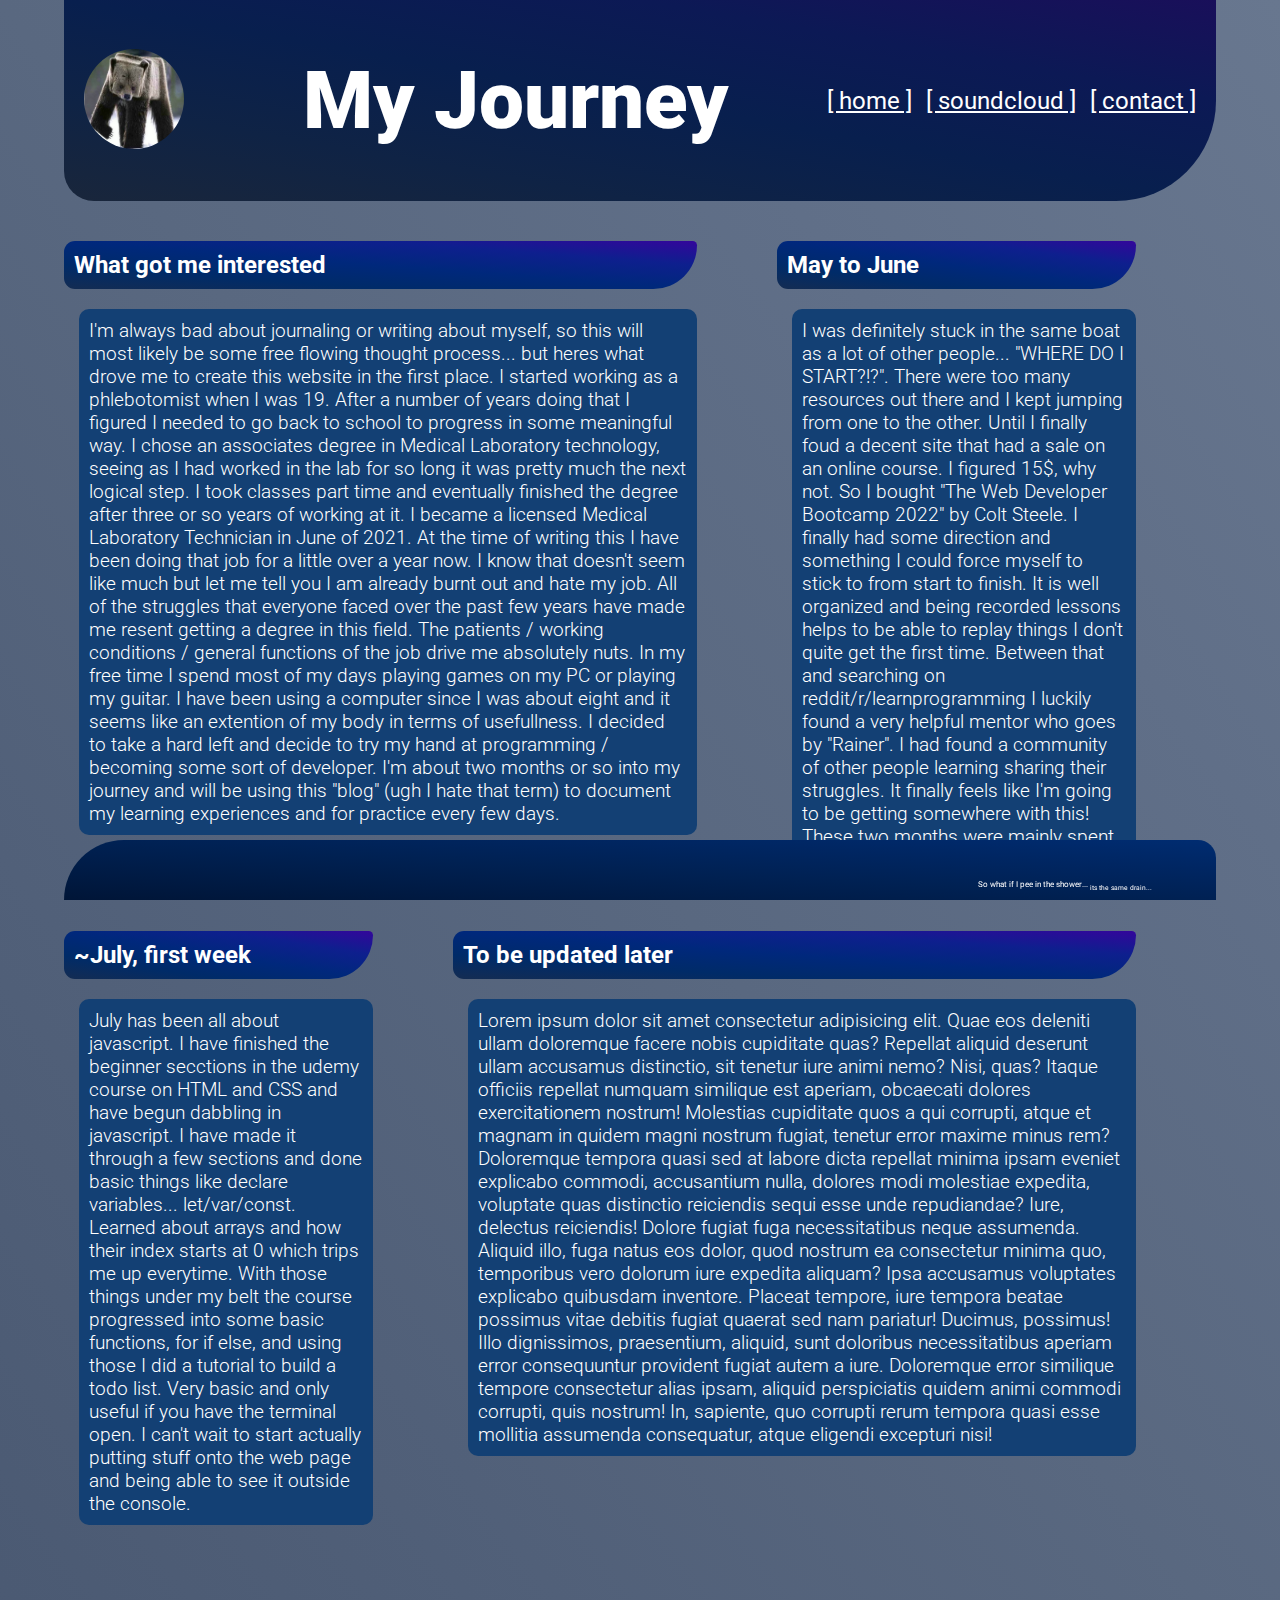
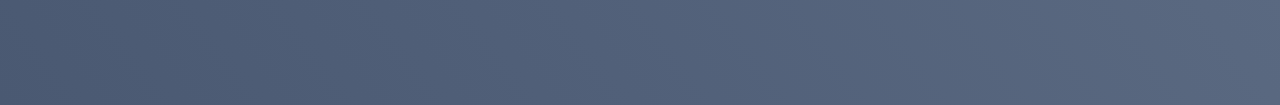
<file: OLD/landingPage7.9.22/index.html>
<!DOCTYPE html>
<html lang="en">
  <head>
    <meta charset="UTF-8" />
    <meta http-equiv="X-UA-Compatible" content="IE=edge" />
    <meta name="viewport" content="width=device-width, initial-scale=1.0" />
    <title>Guitar Jason</title>
    <link rel="stylesheet" href="styles.css" />
    <link rel="preconnect" href="https://fonts.googleapis.com" />
    <link rel="preconnect" href="https://fonts.gstatic.com" crossorigin />
    <link
      href="https://fonts.googleapis.com/css2?family=Roboto:ital,wght@0,300;1,500;1,900&display=swap"
      rel="stylesheet"
    />
  </head>
  <body>
    <header>
      <div>
        <img class="sblogo" src="pictures/squarebear.jpg" alt="" />
      </div>

      <div>
        <h1>My Journey</h1>
      </div>

      <div id="navLinksHolder">
        <a class="topNavLinks" href="#" alt="">[ home ]</a>
        <a class="topNavLinks" href="#" alt="">[ soundcloud ]</a>
        <a class="topNavLinks" href="#" alt="">[ contact ]</a>
      </div>
    </header>
    <div class="mainContent">
      <section class="grow2">
        <h2>What got me interested</h2>
        <p class="blogText">
          I'm always bad about journaling or writing about myself, so this will
          most likely be some free flowing thought process... but heres what
          drove me to create this website in the first place. I started working
          as a phlebotomist when I was 19. After a number of years doing that I
          figured I needed to go back to school to progress in some meaningful
          way. I chose an associates degree in Medical Laboratory technology,
          seeing as I had worked in the lab for so long it was pretty much the
          next logical step. I took classes part time and eventually finished
          the degree after three or so years of working at it. I became a
          licensed Medical Laboratory Technician in June of 2021. At the time of
          writing this I have been doing that job for a little over a year now.
          I know that doesn't seem like much but let me tell you I am already
          burnt out and hate my job. All of the struggles that everyone faced
          over the past few years have made me resent getting a degree in this
          field. The patients / working conditions / general functions of the
          job drive me absolutely nuts. In my free time I spend most of my days
          playing games on my PC or playing my guitar. I have been using a
          computer since I was about eight and it seems like an extention of my
          body in terms of usefullness. I decided to take a hard left and decide
          to try my hand at programming / becoming some sort of developer. I'm
          about two months or so into my journey and will be using this "blog"
          (ugh I hate that term) to document my learning experiences and for
          practice every few days.
        </p>
      </section>
      <section class="grow1">
        <h2>May to June</h2>
        <p class="blogText">
          I was definitely stuck in the same boat as a lot of other people...
          "WHERE DO I START?!?". There were too many resources out there and I
          kept jumping from one to the other. Until I finally foud a decent site
          that had a sale on an online course. I figured 15$, why not. So I
          bought "The Web Developer Bootcamp 2022" by Colt Steele. I finally had
          some direction and something I could force myself to stick to from
          start to finish. It is well organized and being recorded lessons helps
          to be able to replay things I don't quite get the first time. Between
          that and searching on reddit/r/learnprogramming I luckily found a very
          helpful mentor who goes by "Rainer". I had found a community of other
          people learning sharing their struggles. It finally feels like I'm
          going to be getting somewhere with this! These two months were mainly
          spent learning the basics of HTML and CSS.
        </p>
      </section>
    </div>
    <div class="mainContent">
      <section class="grow1">
        <h2>~July, first week</h2>
        <p class="blogText">
          July has been all about javascript. I have finished the beginner
          secctions in the udemy course on HTML and CSS and have begun dabbling
          in javascript. I have made it through a few sections and done basic
          things like declare variables... let/var/const. Learned about arrays
          and how their index starts at 0 which trips me up everytime. With
          those things under my belt the course progressed into some basic
          functions, for if else, and using those I did a tutorial to build a
          todo list. Very basic and only useful if you have the terminal open. I
          can't wait to start actually putting stuff onto the web page and being
          able to see it outside the console.
        </p>
      </section>
      <section class="grow2">
        <h2>To be updated later</h2>
        <p class="blogText">
          Lorem ipsum dolor sit amet consectetur adipisicing elit. Quae eos
          deleniti ullam doloremque facere nobis cupiditate quas? Repellat
          aliquid deserunt ullam accusamus distinctio, sit tenetur iure animi
          nemo? Nisi, quas? Itaque officiis repellat numquam similique est
          aperiam, obcaecati dolores exercitationem nostrum! Molestias
          cupiditate quos a qui corrupti, atque et magnam in quidem magni
          nostrum fugiat, tenetur error maxime minus rem? Doloremque tempora
          quasi sed at labore dicta repellat minima ipsam eveniet explicabo
          commodi, accusantium nulla, dolores modi molestiae expedita, voluptate
          quas distinctio reiciendis sequi esse unde repudiandae? Iure, delectus
          reiciendis! Dolore fugiat fuga necessitatibus neque assumenda. Aliquid
          illo, fuga natus eos dolor, quod nostrum ea consectetur minima quo,
          temporibus vero dolorum iure expedita aliquam? Ipsa accusamus
          voluptates explicabo quibusdam inventore. Placeat tempore, iure
          tempora beatae possimus vitae debitis fugiat quaerat sed nam pariatur!
          Ducimus, possimus! Illo dignissimos, praesentium, aliquid, sunt
          doloribus necessitatibus aperiam error consequuntur provident fugiat
          autem a iure. Doloremque error similique tempore consectetur alias
          ipsam, aliquid perspiciatis quidem animi commodi corrupti, quis
          nostrum! In, sapiente, quo corrupti rerum tempora quasi esse mollitia
          assumenda consequatur, atque eligendi excepturi nisi!
        </p>
      </section>
    </div>
    <div class="footerRoom"></div>
    <footer>
      <p class="footerText">
        So what if I pee in the shower... <sub>its the same drain...</sub>
      </p>
    </footer>
    <script src="script.js"></script>
  </body>
</html>
</file>
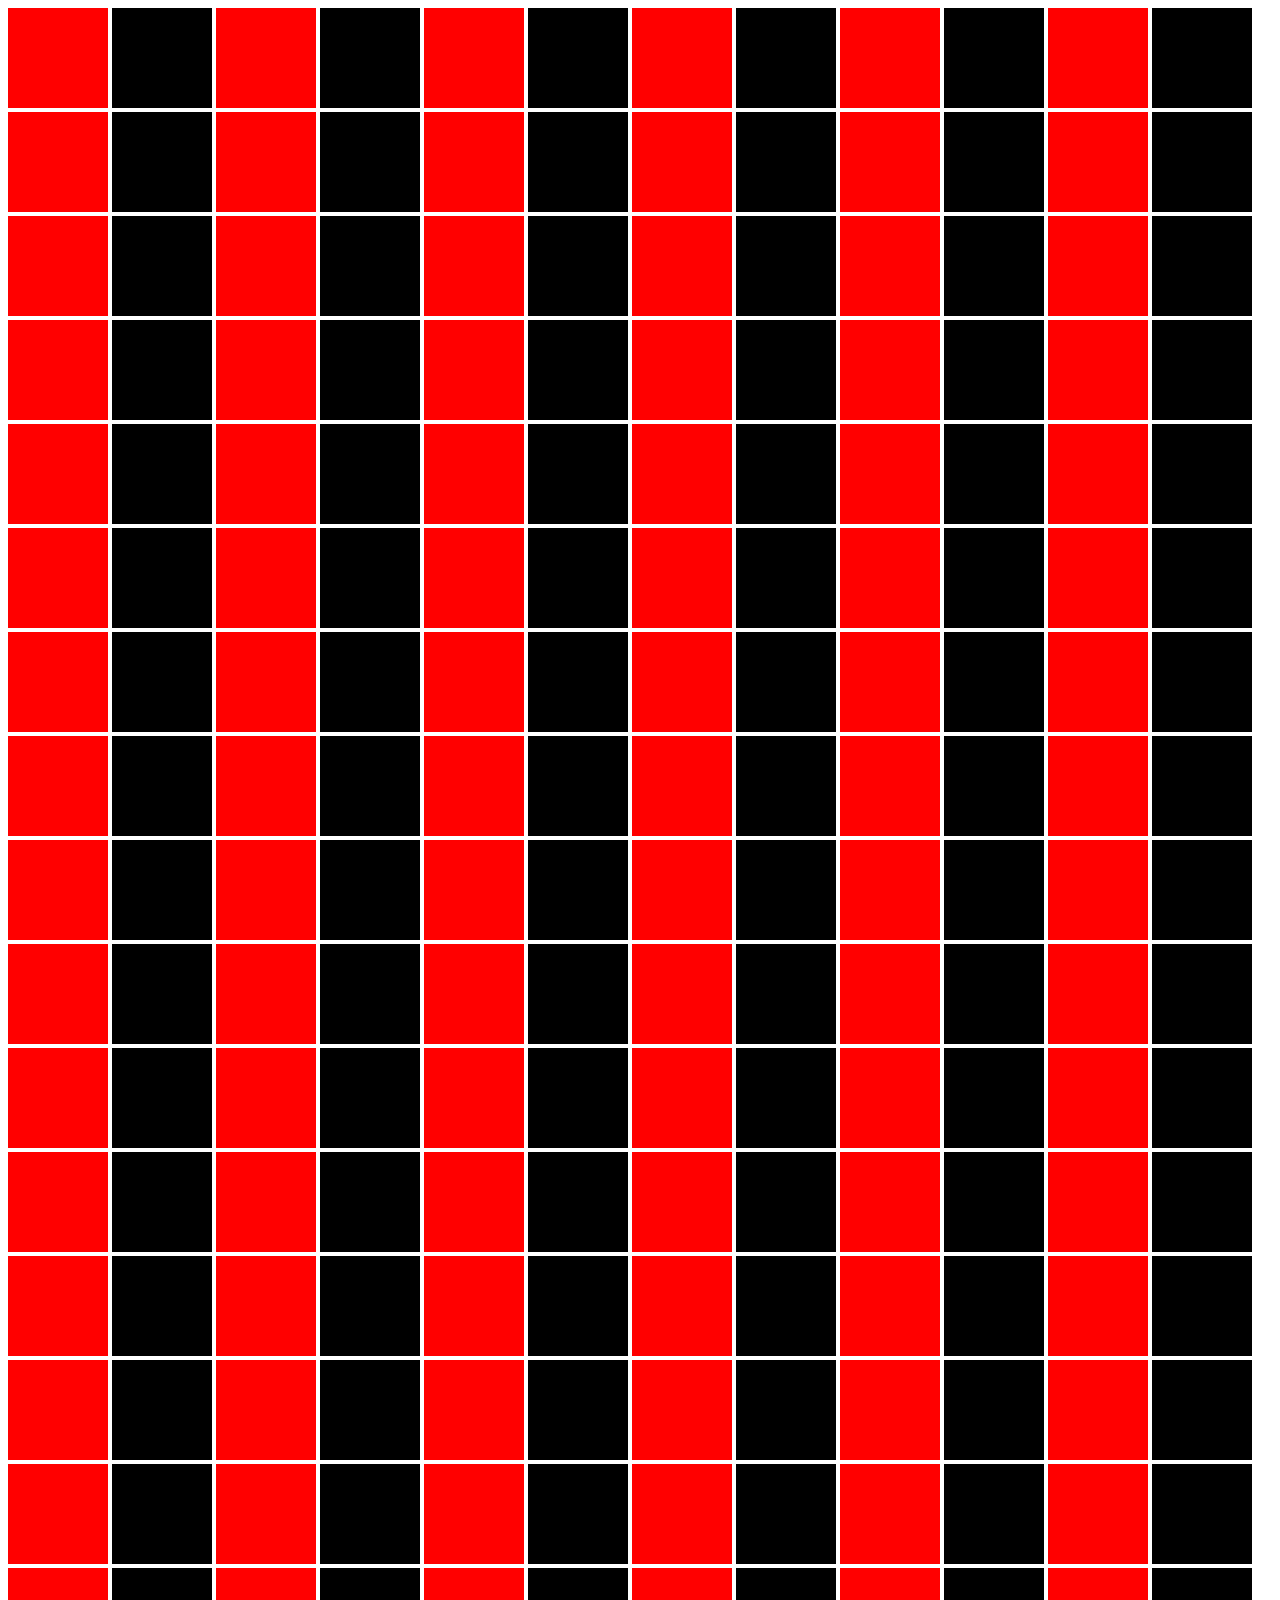
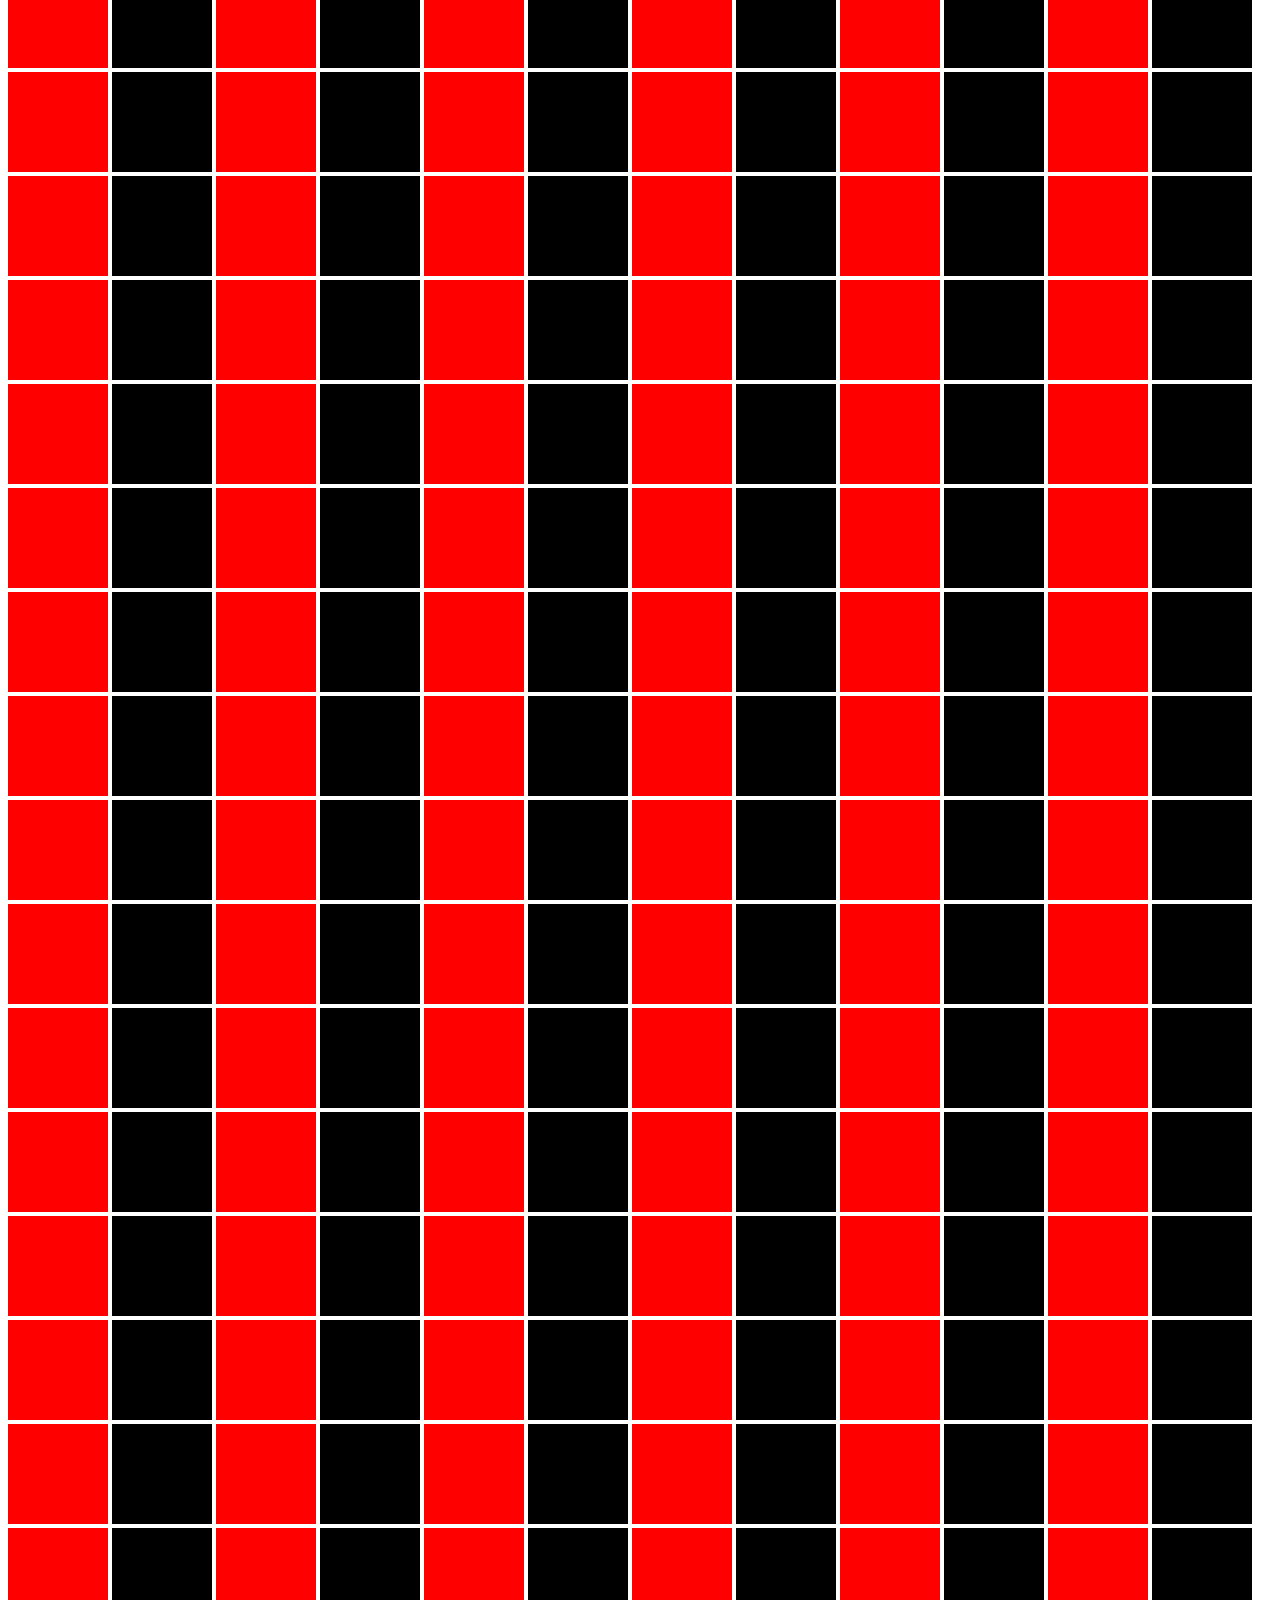
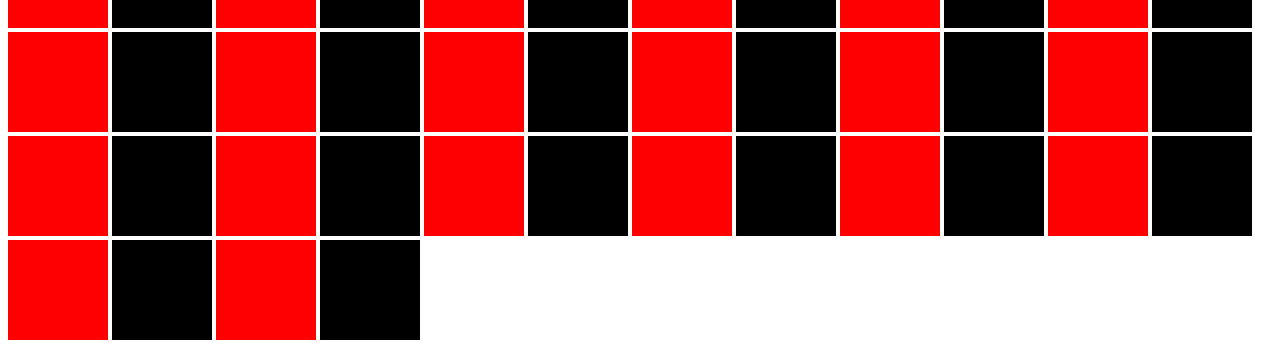
<file: Practice files/cubetransforms/index.html>
<!DOCTYPE html>
<html lang="en">

<head>
    <meta charset="UTF-8">
    <meta http-equiv="X-UA-Compatible" content="IE=edge">
    <meta name="viewport" content="width=device-width, initial-scale=1.0">
    <link rel="stylesheet" href="styles.css">
    <title>Cube transforms</title>
</head>

<body>



    <div></div>
    <div></div>
    <div></div>
    <div></div>
    <div></div>
    <div></div>
    <div></div>
    <div></div>
    <div></div>
    <div></div>
    <div></div>
    <div></div>
    <div></div>
    <div></div>
    <div></div>
    <div></div>
    <div></div>
    <div></div>
    <div></div>
    <div></div>
    <div></div>
    <div></div>
    <div></div>
    <div></div>
    <div></div>
    <div></div>
    <div></div>
    <div></div>
    <div></div>
    <div></div>
    <div></div>
    <div></div>
    <div></div>
    <div></div>
    <div></div>
    <div></div>
    <div></div>
    <div></div>
    <div></div>
    <div></div>
    <div></div>
    <div></div>
    <div></div>
    <div></div>
    <div></div>
    <div></div>
    <div></div>
    <div></div>
    <div></div>
    <div></div>
    <div></div>
    <div></div>
    <div></div>
    <div></div>
    <div></div>
    <div></div>
    <div></div>
    <div></div>
    <div></div>
    <div></div>
    <div></div>
    <div></div>
    <div></div>
    <div></div>
    <div></div>
    <div></div>
    <div></div>
    <div></div>
    <div></div>
    <div></div>
    <div></div>
    <div></div>
    <div></div>
    <div></div>
    <div></div>
    <div></div>
    <div></div>
    <div></div>
    <div></div>
    <div></div>
    <div></div>
    <div></div>
    <div></div>
    <div></div>
    <div></div>
    <div></div>
    <div></div>
    <div></div>
    <div></div>
    <div></div>
    <div></div>
    <div></div>
    <div></div>
    <div></div>
    <div></div>
    <div></div>
    <div></div>
    <div></div>
    <div></div>
    <div></div>
    <div></div>
    <div></div>
    <div></div>
    <div></div>
    <div></div>
    <div></div>
    <div></div>
    <div></div>
    <div></div>
    <div></div>
    <div></div>
    <div></div>
    <div></div>
    <div></div>
    <div></div>
    <div></div>
    <div></div>
    <div></div>
    <div></div>
    <div></div>
    <div></div>
    <div></div>
    <div></div>
    <div></div>
    <div></div>
    <div></div>
    <div></div>
    <div></div>
    <div></div>
    <div></div>
    <div></div>
    <div></div>
    <div></div>
    <div></div>
    <div></div>
    <div></div>
    <div></div>
    <div></div>
    <div></div>
    <div></div>
    <div></div>
    <div></div>
    <div></div>
    <div></div>
    <div></div>
    <div></div>
    <div></div>
    <div></div>
    <div></div>
    <div></div>
    <div></div>
    <div></div>
    <div></div>
    <div></div>
    <div></div>
    <div></div>
    <div></div>
    <div></div>
    <div></div>
    <div></div>
    <div></div>
    <div></div>
    <div></div>
    <div></div>
    <div></div>
    <div></div>
    <div></div>
    <div></div>
    <div></div>
    <div></div>
    <div></div>
    <div></div>
    <div></div>
    <div></div>
    <div></div>
    <div></div>
    <div></div>
    <div></div>
    <div></div>
    <div></div>
    <div></div>
    <div></div>
    <div></div>
    <div></div>
    <div></div>
    <div></div>
    <div></div>
    <div></div>
    <div></div>
    <div></div>
    <div></div>
    <div></div>
    <div></div>
    <div></div>
    <div></div>
    <div></div>
    <div></div>
    <div></div>
    <div></div>
    <div></div>
    <div></div>
    <div></div>
    <div></div>
    <div></div>
    <div></div>
    <div></div>
    <div></div>
    <div></div>
    <div></div>
    <div></div>
    <div></div>
    <div></div>
    <div></div>
    <div></div>
    <div></div>
    <div></div>
    <div></div>
    <div></div>
    <div></div>
    <div></div>
    <div></div>
    <div></div>
    <div></div>
    <div></div>
    <div></div>
    <div></div>
    <div></div>
    <div></div>
    <div></div>
    <div></div>
    <div></div>
    <div></div>
    <div></div>
    <div></div>
    <div></div>
    <div></div>
    <div></div>
    <div></div>
    <div></div>
    <div></div>
    <div></div>
    <div></div>
    <div></div>
    <div></div>
    <div></div>
    <div></div>
    <div></div>
    <div></div>
    <div></div>
    <div></div>
    <div></div>
    <div></div>
    <div></div>
    <div></div>
    <div></div>
    <div></div>
    <div></div>
    <div></div>
    <div></div>
    <div></div>
    <div></div>
    <div></div>
    <div></div>
    <div></div>
    <div></div>
    <div></div>
    <div></div>
    <div></div>
    <div></div>
    <div></div>
    <div></div>
    <div></div>
    <div></div>
    <div></div>
    <div></div>
    <div></div>
    <div></div>
    <div></div>
    <div></div>
    <div></div>
    <div></div>
    <div></div>
    <div></div>
    <div></div>
    <div></div>
    <div></div>
    <div></div>
    <div></div>
    <div></div>
    <div></div>
    <div></div>
    <div></div>
    <div></div>
    <div></div>
    <div></div>
    <div></div>
    <div></div>
    <div></div>
    <div></div>
    <div></div>
    <div></div>
    <div></div>
    <div></div>
    <div></div>
    <div></div>
    <div></div>
    <div></div>
    <div></div>
    <div></div>
    <div></div>
    <div></div>
    <div></div>
    <div></div>
    <div></div>
    <div></div>
    <div></div>
    <div></div>
    <div></div>
    <div></div>
    <div></div>
    <div></div>
    <div></div>
    <div></div>
    <div></div>
    <div></div>
    <div></div>
    <div></div>
    <div></div>
    <div></div>
    <div></div>
    <div></div>
    <div></div>
    <div></div>
    <div></div>
    <div></div>
    <div></div>
    <div></div>
    <div></div>
    <div></div>
    <div></div>
    <div></div>
    <div></div>
    <div></div>
    <div></div>
    <div></div>
    <div></div>
    <div></div>
    <div></div>
    <div></div>
    <div></div>
    <div></div>
    <div></div>
    <div></div>
    <div></div>
    <div></div>
    <div></div>
    <div></div>
    <div></div>
    <div></div>
    <div></div>
    <div></div>
    <div></div>
    <div></div>
    <div></div>
    <div></div>
    <div></div>
    <div></div>
    <div></div>
    <div></div>
    <div></div>
    <div></div>
    <div></div>
    <div></div>
    <div></div>
    <div></div>
    <div></div>
    <div></div>
    <div></div>
    <div></div>
    <div></div>
    <div></div>
    <div></div>
    <div></div>
    <div></div>
    <div></div>
    <div></div>
    <div></div>
    <div></div>
    <div></div>
    <div></div>
    <div></div>
    <div></div>
    <div></div>
    <div></div>
    <div></div>
    <div></div>
    <div></div>
    <div></div>
    <div></div>
    <div></div>




</body>

</html>
</file>
<file: guitarjason.com/styles.css>
body {
  background-color: #ecebe4;
  color: #313638;
  font-family: "Roboto", sans-serif;
}

header {
  display: flex;
  align-items: center;
  flex-wrap: wrap;
  justify-content: space-around;
  margin-top: 10px;
}

h1 {
  text-align: center;
  font-size: 4em;
}

.thirdsHeader {
  width: 33%;
}

#selflogo {
  width: 80px;
  height: 80px;
  border-radius: 50%;
  margin-left: 20px;
}

.headernav {
  font-size: 1.3rem;
  text-align: center;
}

header nav a {
  margin: 0 5px;
  color: #001f54;
  text-decoration: none;
  transition: color 0.3s linear;
}
header nav a:hover {
  color: ##429ea6;
  text-decoration: none;
  cursor: grab;
}

header nav a span {
  white-space: nowrap;
}

h2 {
  background-color: #3c3744;
  color: white;
  border-radius: 30px;
  width: 30%;
  margin: 10px auto 20px;
}

h3 {
  background-color: #3c3744;
  padding: 10px;
  color: white;
  border-top-left-radius: 30px;
  border-top-right-radius: 30px;
}

section {
  background-color: #3066be;
  margin: 0 auto;
  width: 80%;
  border-radius: 30px;
  font-size: 1.2em;
}

.modeitalic {
  font-style: italic;
  font-weight: bold;
  text-decoration: underline;
}

.secondSectionContainer {
  width: 80%;
  margin: 30px auto;
  display: flex;
  align-items: center;
  flex-direction: row;
  justify-content: space-between;
}

.secondSection {
  margin: 10px;
}
.secondSection p {
  padding: 10px;
}

.secOne {
  flex-grow: 1;
}
.secTwo {
  flex-grow: 1;
}
.secThree {
  flex-grow: 1;
}
@media (max-width: 1100px) {
  header nav a {
    display: block;
    font-size: 1em;
  }

  h1 {
    font-size: 3em;
  }
}

@media (max-width: 500px) {
  nav,
  span {
    font-size: 0.8em;
  }

  section {
    width: 100%;
  }
  div.col {
    overflow-x: scroll;
    width: max-content;
    display: inline-block;
    font-size: 0.8rem;
  }

  div.col-md-3.modeitalic {
    text-align: center;
  }
}

@media (max-width: 375px) {
  h1 {
    font-size: 0.8em;
  }
  nav,
  span {
    font-size: 0.6em;
  }
}

@media (max-width: 280px) {
  nav,
  span {
    font-size: 0.6em;
  }
}
</file>
<file: landingPage/styles.css>
/* #eef4ed 
#8da9c4 
#0b2545 
#13315c 
#134074 */
* {
  box-sizing: border-box;
}

body {
  padding: 0;
  margin: 0;
  font-family: roboto, sans-serif;
  height: 100%;
  background-image: linear-gradient(
    to left top,
    #808080,
    #8c8d8d,
    #989a9b,
    #a5a8a7,
    #b3b5b3
  );
}

header {
  display: flex;
  justify-content: flex-end;
  padding: 8px;
  background: black;
  margin: 0;
  height: 50px;
}

.sblogo {
  border-radius: 50%;
  height: 100px;
  width: 100px;
  margin: 20px;
}
#pagetitle {
  text-align: center;
  margin-top: 15px;
  margin-bottom: 20px;
  padding: 0;
  font-weight: bold;
  color: white;
  text-shadow: 2px 2px 2px black;
}
#pagetitle h1,
#pagetitle p {
  margin: 0;
  padding: 0;
}

h1 {
  font-size: 5rem;
  font-weight: 900;
}

#navLinksHolder {
  margin-right: 10px;
}

.topNavLinks {
  color: white;
  padding-right: 10px;
  font-size: 1.4rem;
  white-space: nowrap;
  text-decoration: none;
}

.topNavLinks:hover {
  color: lightgrey;
  text-decoration: underline;
}

.mainContent {
  width: 100%;
  margin: 5px auto;
  display: flex;
  justify-content: space-between;
}
.grow2 {
  flex-grow: 2;
}
.grow1 {
  flex-grow: 1;
}

.mainContent section {
  margin: 0 40px 0 40px;
}

h2 {
  font-style: italic;
  text-shadow: 1px 1px 1px black;

  font-size: 30px;
  padding: 10px;
  padding-bottom: 0px;
  margin-bottom: 0px;
  color: white;
  border-bottom-right-radius: 100px;
  border-bottom-left-radius: 25px;
  border-top-left-radius: 25px;
  border-top-right-radius: 10px;
  text-decoration: underline;
}

.blogText {
  margin: 10px 0px 10px 15px;
  padding: 10px;
  background-image: linear-gradient(
    to left top,
    #000000,
    #100f10,
    #19191a,
    #212124,
    #282b2e
  );
  color: white;
  border-radius: 10px;
  font-size: 1.2rem;
  font-weight: 300;
}

.footerRoom {
  display: block;
  height: 150px;
}

footer {
  background-color: black;
  height: 50px;
  display: flex;
  justify-content: flex-end;
  align-items: flex-end;
}
.footerText {
  text-align: end;
  font-size: 0.5rem;
  color: white;
  bottom: 0;
  right: 10%;
}
@media (max-width: 1100px) {
  h1 {
    font-size: 3rem;
  }
}
@media (max-width: 1000px) {
  .mainContent:last-of-type {
    margin-bottom: 500px;
  }
  header,
  footer {
    width: 100%;
    border-radius: 0%;
    margin-bottom: 0;
  }
  footer {
    left: 0;
    right: 0;
  }
  h2 {
    margin-bottom: 0;
    text-align: center;
  }
  .grow1,
  .grow2 {
    width: 100%;
    margin: 0;
    padding: 0;
  }
  .mainContent section {
    margin: 0;
  }
  .blogText {
    margin: 0;
  }

  #navLinksHolder {
    margin-right: 20px;
  }
  .topNavLinks {
    justify-content: space-around;
    white-space: nowrap;

    margin-top: 10px;
    text-align: center;
  }
  .mainContent {
    flex-direction: column;
  }
}

@media (max-width: 600px) {
  header {
    height: 30px;
  }
  section {
    width: 100%;
  }
  h1 {
    font-size: 2rem;
    text-align: center;
  }
  .topNavLinks {
    font-size: 1rem;
    margin: 2px;
    padding: 2px;
  }
}

@media (max-width: 450px) {
  h1 {
    font-size: 1.5rem;
    font-weight: 900;
    margin-left: 40px;
  }
  h2 {
    border-radius: 0%;
  }
  .blogText {
    border-radius: 0%;
  }

  .sblogo {
    display: none;
  }
  .topNavLinks {
    font-size: 0.8rem;
  }
}
</file>
<file: musicNotes/styles.css>
#002642;
#840032;
#e59500;
#e5dada;
#02040f;

*,
*::before,
*::after {
  box-sizing: border-box;
}
body {
  margin: 0;
  padding: 0;
  min-height:100vh;
  background-color: #f4f3ee;
  color:#02040f;
}


h1,h2 {
  text-align: center;
  margin:0;
  padding:0;
}
#selectorHolder{
  display:block;
  margin: 0 auto;
  text-align: center;
}
#scaleHolder{
  margin: 10px 0;
  display:flex;
  justify-content: space-between;
  flex-direction: column;
  align-items: center;
}


select {
  border: 0;
  outline: 0;
  width: 200px;
  height: 30px;
  text-align: center;
  color: black;
  border-radius: 20px;
  box-shadow: 0 0 1px 0 rgba(0, 0, 0, 0.2);
  cursor: pointer;
}

#getNotes{
  background-color:#002642; 
  color:#e5dada;
  font-size: 1.5em;
  border-radius: 12px;
}

.individualNotes{
  border: 2px solid black;
  padding:6px;
  border-radius: 10px;
  white-space: nowrap;
  transition: color 300ms;
}
.chordsGreen{
  color:green;
}
.chordsRed{
  color:red;
}
.chordsBlue{
  color:blue;
}
.chordsPurple{
  color:purple;
}
#colorLegend{
  font-size: 1.5em;
  margin:0 auto;
  width:30%;
}
.colorWords{
  display:flex;
  flex-direction: row;
  margin: 2px 2px;
  
}
#colorLegend{
  display:flex;
  flex-direction: column;
  align-items: center;
}
.legendColors{
  padding:4px;
  border:1px solid black;
  border-radius: 5px;
  color:white;
}
#greenLegend{
background-color: green;
}
#redLegend{
background: red;
}
#blueLegend{
background-color: blue;
}
#purpleLegend{
background-color: purple;
}

#legendAndPianoHolder{
  display:flex;
  justify-content: center;
  width:70%;
  margin:0 auto;
}
#pianoContainer{
display:flex;

}
.key{

}
.white{
  width:100px;
  height:400px;
  background-color:white;
  border:1px solid #333;
}
.white.active{
  background-color: #CCC;
}
.black{
  width:60px;
  height:240px;
  background-color:black;
  margin-left: -30px;
  margin-right: -30px;
  z-index: 2;
}
.black.active{
  background-color: #333;
}
@media (min-width: 800px){
  h1,h2{
    margin: 25px 0;
  }
  #scaleHolder{
    font-size: 2em;
    width:80%;
    margin: 50px auto 5px;
    flex-direction: row;
    justify-content: space-around;
    
  }
}
@media (min-width: 1000px){
  #scaleHolder{
    font-size: 3em;
    width:70%;
  }
}
</file>
<file: GAMES/diceRoller/styles.css>
* {
  margin: 0;
  padding: 0;
}
body {
  background-color: #8d99ae;
}
h1,
h2 {
  text-align: center;
  color: #2b2d42;
}
h1 {
  margin: 20px 0;
  font-size: 4em;
}
h2 {
  font-size: 3em;
  margin-top: 250px;
}
#buttonHolder {
  display: flex;
  width: 60%;
  justify-content: space-around;
  align-items: center;
  margin: 250px auto;
}
.rollButton {
  height: 50px;
  width: 200px;
  margin: 0 20px;
  color: #2b2d42;
  background-color: #edf6f9;
  border-radius: 20px;
  font-size: 1.5em;
}

@media (max-width: 768px) {
  h1,
  h2 {
    margin: 20px auto;
  }
  #buttonHolder {
    display: block;
    margin: 20px auto;
  }
  .rollButton {
    display: block;
    margin: 25px auto;
  }
}
@media (max-width: 400px) {
  h1,
  h2 {
    font-size: 2em;
  }
  .rollButton {
    height: 30px;
    width: 100px;
  }
}
</file>
<file: GAMES/fridgeMagnets/styles.css>
*,
*::before,
*::after {
  box-sizing: border-box;
  margin: 0;
  padding: 0;
}
body {
  height: 100vh;
  background-color: grey;
}
h1 {
  text-align: center;
  padding: 50px 0;
}
h2 {
  padding-top: 50px;
  text-align: center;
  display: flex;
  justify-content: space-around;
}
#displayArea {
  height: 40%;
}
#pickArea {
  height: 40%;
  display: flex;
  justify-content: center;
  align-items: center;
}
.grpOnewordHolderButton,
.grpTwowordHolderButton,
.grpThreewordHolderButton,
.grpFourwordHolderButton,
.grpFivewordHolderButton {
  background-color: black;
  color: white;
  height: 50px;
  width: 150px;
  border-radius: 15px;
  margin: 5px;
}

#grpOne0 {
}
</file>
<file: GAMES/memoryGame/styles.css>
body {
  background-color: grey;
}
h3 {
  text-align: center;
}
#grid {
  width: 400px;
  height: 300px;
  display: flex;
  flex-wrap: wrap;
  justify-content: center;
  align-items: center;
}
#centerMe {
  display: flex;
  justify-content: center;
  align-items: center;
}
</file>
<file: GAMES/rockPaperScissors/styles.css>
body {
  background-color: #79757d;
  height: 100vh;
}
h1 {
  text-align: center;
  color: white;
}
h2 {
  text-align: center;
  display: block;
  white-space: nowrap;
  padding: 20px;
}
#comp {
  color: white;
}
#user {
  color: white;
}
#outcome {
  color: white;
}
#buttonHolder {
  display: flex;
  justify-content: center;
  align-items: center;
}
.button {
  display: block;
  padding: 10px 40px;
  margin: 40px;
  background-color: #380f91;
  color: white;
  border-radius: 25px;
}
</file>
<file: GAMES/scoreKeeper/styles.css>
body {
  background-color: lightgrey;
}
h1 {
  text-align: center;
  font-size: 4em;
}
h2 {
  font-size: 2em;
}
#scoreBox {
  display: flex;
  flex-direction: column;
  justify-content: center;
  align-items: center;
  width: 100%;
  margin: 0 auto;
}
#playToSelect {
  font-size: 1.5em;
}
#winningScore {
  width: 50px;
  height: 50px;
  font-size: 0.8em;
}
.gameButtons {
  height: 40px;
  width: 200px;
  margin: 20px;
  border-radius: 25px;
}
#p1Button {
  background-color: #00a5cf;
}
#p2Button {
  background-color: #7ae582;
}
#resetButton {
  background-color: red;
}
.winner {
  color: green;
}

.loser {
  color: red;
}
</file>
<file: Javascript30daysMaster/19 - Webcam Fun/style.css>
html {
  box-sizing: border-box;
}

*, *:before, *:after {
  box-sizing: inherit;
}

html {
  font-size: 10px;
  background: #ffc600;
}

.photobooth {
  background: white;
  max-width: 150rem;
  margin: 2rem auto;
  border-radius: 2px;
}

/*clearfix*/
.photobooth:after {
  content: '';
  display: block;
  clear: both;
}

.photo {
  width: 100%;
  float: left;
}

.player {
  position: absolute;
  top: 20px;
  right: 20px;
  width:200px;
}

/*
  Strip!
*/

.strip {
  padding: 2rem;
}

.strip img {
  width: 100px;
  overflow-x: scroll;
  padding: 0.8rem 0.8rem 2.5rem 0.8rem;
  box-shadow: 0 0 3px rgba(0,0,0,0.2);
  background: white;
}

.strip a:nth-child(5n+1) img { transform: rotate(10deg); }
.strip a:nth-child(5n+2) img { transform: rotate(-2deg); }
.strip a:nth-child(5n+3) img { transform: rotate(8deg); }
.strip a:nth-child(5n+4) img { transform: rotate(-11deg); }
.strip a:nth-child(5n+5) img { transform: rotate(12deg); }
</file>
<file: OLD/landingPage7.10.22/styles.css>
/* #eef4ed 
#8da9c4 
#0b2545 
#13315c 
#134074 */
* {
  box-sizing: border-box;
}

body {
  padding: 0;
  margin: 0;
  background-image: linear-gradient(
    to left top,
    #8f8f8f,
    #a0a0a0,
    #b0b0b0,
    #c2c2c2,
    #d3d3d3
  );

  font-family: roboto, sans-serif;
  height: 100%;
  position: relative;
}

header {
  display: flex;
  justify-content: flex-end;
  padding: 8px;
  background: black;
  margin: 0;
  height: 50px;
}

.sblogo {
  border-radius: 50%;
  height: 100px;
  width: 100px;
  margin: 20px;
}
#pagetitle {
  text-align: center;
  margin-top: 15px;
  margin-bottom: 20px;
  padding: 0;
  font-weight: bold;
  color: white;
  text-shadow: 2px 2px 2px black;
}
#pagetitle h1,
#pagetitle p {
  margin: 0;
  padding: 0;
}

h1 {
  font-size: 5rem;
  font-weight: 900;
}

#navLinksHolder {
  margin-right: 10px;
}

.topNavLinks {
  color: white;
  padding-right: 10px;
  font-size: 1.4rem;
  white-space: nowrap;
  text-decoration: none;
}

.topNavLinks:hover {
  color: lightgrey;
  text-decoration: underline;
}

.mainContent {
  width: 100%;
  margin: 5px auto;
  display: flex;
  justify-content: space-between;
}
.grow2 {
  flex-grow: 2;
}
.grow1 {
  flex-grow: 1;
}

.mainContent section {
  margin: 0 40px 0 40px;
}

h2 {
  font-style: italic;
  text-shadow: 1px 1px 1px black;

  font-size: 30px;
  padding: 10px;
  padding-bottom: 0px;
  margin-bottom: 0px;
  color: white;
  border-bottom-right-radius: 100px;
  border-bottom-left-radius: 25px;
  border-top-left-radius: 25px;
  border-top-right-radius: 10px;
  text-decoration: underline;
}

.blogText {
  margin: 10px 0px 10px 15px;
  padding: 10px;
  background-image: linear-gradient(
    to left top,
    #000000,
    #100f10,
    #19191a,
    #212124,
    #282b2e
  );
  color: white;
  border-radius: 10px;
  font-size: 1.2rem;
  font-weight: 300;
}
.footerRoom {
  display: block;
  height: 150px;
}

footer {
  background-color: black;
  height: 50px;
  display: flex;
  justify-content: flex-end;
  align-items: flex-end;
}
.footerText {
  text-align: end;
  font-size: 0.5rem;
  color: white;
  bottom: 0;
  right: 10%;
}
@media (max-width: 1100px) {
  h1 {
    font-size: 3rem;
  }
}
@media (max-width: 1000px) {
  .mainContent:last-of-type {
    margin-bottom: 500px;
  }
  header,
  footer {
    width: 100%;
    border-radius: 0%;
    margin-bottom: 0;
  }
  footer {
    left: 0;
    right: 0;
  }
  h2 {
    margin-bottom: 0;
    text-align: center;
  }
  .grow1,
  .grow2 {
    width: 100%;
    margin: 0;
    padding: 0;
  }
  .mainContent section {
    margin: 0;
  }
  .blogText {
    margin: 0;
  }

  #navLinksHolder {
    margin-right: 20px;
  }
  .topNavLinks {
    justify-content: space-around;
    white-space: nowrap;

    margin-top: 10px;
    text-align: center;
  }
  .mainContent {
    flex-direction: column;
  }
}

@media (max-width: 600px) {
  header {
    height: 30px;
  }
  section {
    width: 100%;
  }
  h1 {
    font-size: 2rem;
    text-align: center;
  }
  .topNavLinks {
    font-size: 1rem;
    margin: 2px;
    padding: 2px;
  }
}

@media (max-width: 450px) {
  h1 {
    font-size: 1.5rem;
    font-weight: 900;
    margin-left: 40px;
  }
  h2 {
    border-radius: 0%;
  }
  .blogText {
    border-radius: 0%;
  }

  .sblogo {
    display: none;
  }
  .topNavLinks {
    font-size: 0.8rem;
  }
}
</file>
<file: OLD/landingPage7.9.22/styles.css>
/* #eef4ed 
#8da9c4 
#0b2545 
#13315c 
#134074 */
* {
  box-sizing: border-box;
}

body {
  padding: 0;
  margin: 0;
  background-image: linear-gradient(
    to right top,
    #4a5972,
    #516079,
    #596880,
    #606f88,
    #68778f
  );
  font-family: roboto, sans-serif;
  height: 100%;
  position: relative;
}

header {
  background-image: linear-gradient(
    to right top,
    #19263b,
    #0f2345,
    #081f4e,
    #0c1955,
    #190f5a
  );
  display: flex;
  justify-content: space-between;
  align-items: center;
  width: 90%;
  margin: 0 auto;
  color: #ffffff;
  border-bottom-right-radius: 100px;
  border-bottom-left-radius: 30px;
}

.sblogo {
  border-radius: 50%;
  height: 100px;
  width: 100px;
  margin: 20px;
}

h1 {
  font-size: 5rem;
  font-weight: 900;
}

#navLinksHolder {
  margin-right: 10px;
}

.topNavLinks {
  color: white;
  padding-right: 10px;
  font-size: 1.5rem;
  white-space: nowrap;
}

.mainContent {
  width: 90%;
  margin: 20px auto;
  display: flex;
  justify-content: space-between;
}
.grow2 {
  flex-grow: 2;
}
.grow1 {
  flex-grow: 1;
}

.mainContent section {
  margin-right: 80px;
}

h2 {
  background-image: linear-gradient(
    to right top,
    #142c52,
    #002b68,
    #00287c,
    #0e1f8e,
    #33069b
  );
  padding: 10px;
  color: #ffffff;
  border-bottom-right-radius: 100px;
  border-bottom-left-radius: 25px;
  border-top-left-radius: 25px;
  border-top-right-radius: 10px;
}

.blogText {
  margin: 10px 0px 10px 15px;
  padding: 10px;
  background-color: #134074;
  color: white;
  border-radius: 10px;
  font-size: 1.2rem;
  font-weight: 300;
}
.footerRoom {
  display: block;
  height: 150px;
}

footer {
  background-image: linear-gradient(
    to right top,
    #001537,
    #001b45,
    #002153,
    #002662,
    #002c71
  );
  padding: 30px;
  width: 90%;
  margin: 150px auto 0;
  border-top-right-radius: 30px;
  border-top-left-radius: 100px;
  position: fixed;
  bottom: 0;
  left: 5%;
  right: 5%;
  margin: 100px auto 0;
}
.footerText {
  text-align: end;
  font-size: 0.5rem;
  color: white;
  position: fixed;
  bottom: 0;
  right: 10%;
}
@media (max-width: 1100px) {
  h1 {
    font-size: 3rem;
  }
}
@media (max-width: 1000px) {
  .mainContent:last-of-type {
    margin-bottom: 500px;
  }
  header,
  footer {
    width: 100%;
    border-radius: 0%;
    margin-bottom: 0;
  }
  footer {
    left: 0;
    right: 0;
  }
  h2 {
    margin-bottom: 0;
    text-align: center;
  }
  .grow1,
  .grow2 {
    width: 100%;
    margin: 0;
    padding: 0;
  }
  .mainContent section {
    margin: 0;
  }
  .blogText {
    margin: 0;
  }

  #navLinksHolder {
    margin-right: 50px;
  }
  .topNavLinks {
    font-size: 1rem;
    display: block;
    margin-top: 10px;
    text-align: center;
  }
  .mainContent {
    flex-direction: column;
  }
}

@media (max-width: 600px) {
  section {
    width: 100%;
  }
  h1 {
    font-size: 2rem;
    text-align: center;
  }
  .topNavLinks {
    font-size: 0.8rem;
    margin: 20px;
    padding-left: 20px;
  }
}

@media (max-width: 450px) {
  header,
  footer {
    height: 100px;
  }
  h1 {
    font-size: 1.5rem;
    font-weight: 900;
    margin-left: 40px;
  }
  h2 {
    border-radius: 0%;
  }
  .blogText {
    border-radius: 0%;
  }

  .sblogo {
    display: none;
  }
  .topNavLinks {
    margin-top: 5px;
  }
}
</file>
<file: Practice files/cubetransforms/styles.css>
body{
    width:100%;
}



div{
    width:100px;
    height:100px;
    display:inline-block;
}

div:nth-child(1n){
    background-color:red;

}

div:nth-child(2n){
    background-color:black;
}



div:nth-child(3n):hover{
    transform:rotate(0.5turn)
}

div:nth-child(4n):hover{
    transform: scale(0.5) translate(-100%, -100%);
}

div:nth-child(5n):hover{
    transform: scaleX(2);
}

div:nth-child(6n):hover{
    margin-left:100px;
    transition: margin-left 3s;
    transition-timing-function: ease-in;
} 

div:nth-of-type(7n):hover{
    background-color:blue;
    transition: background-color 4s;
}
</file>
